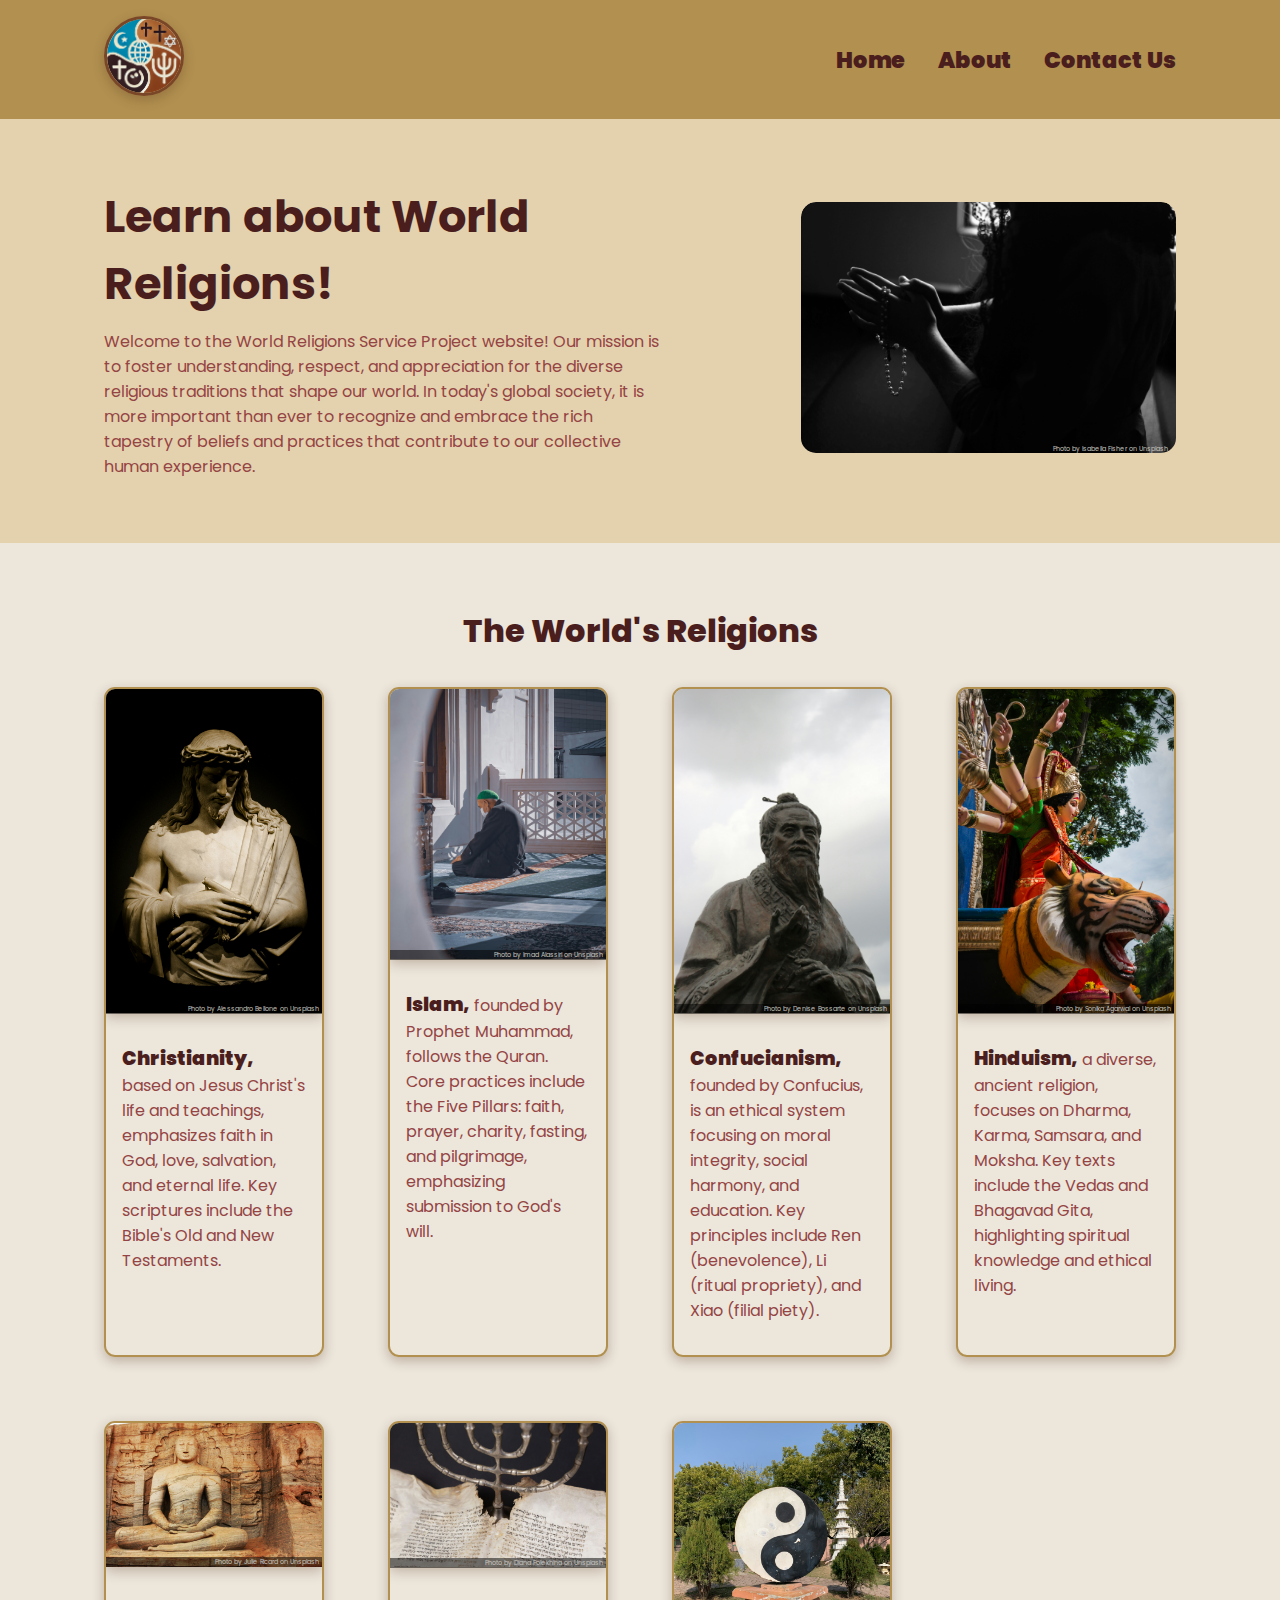
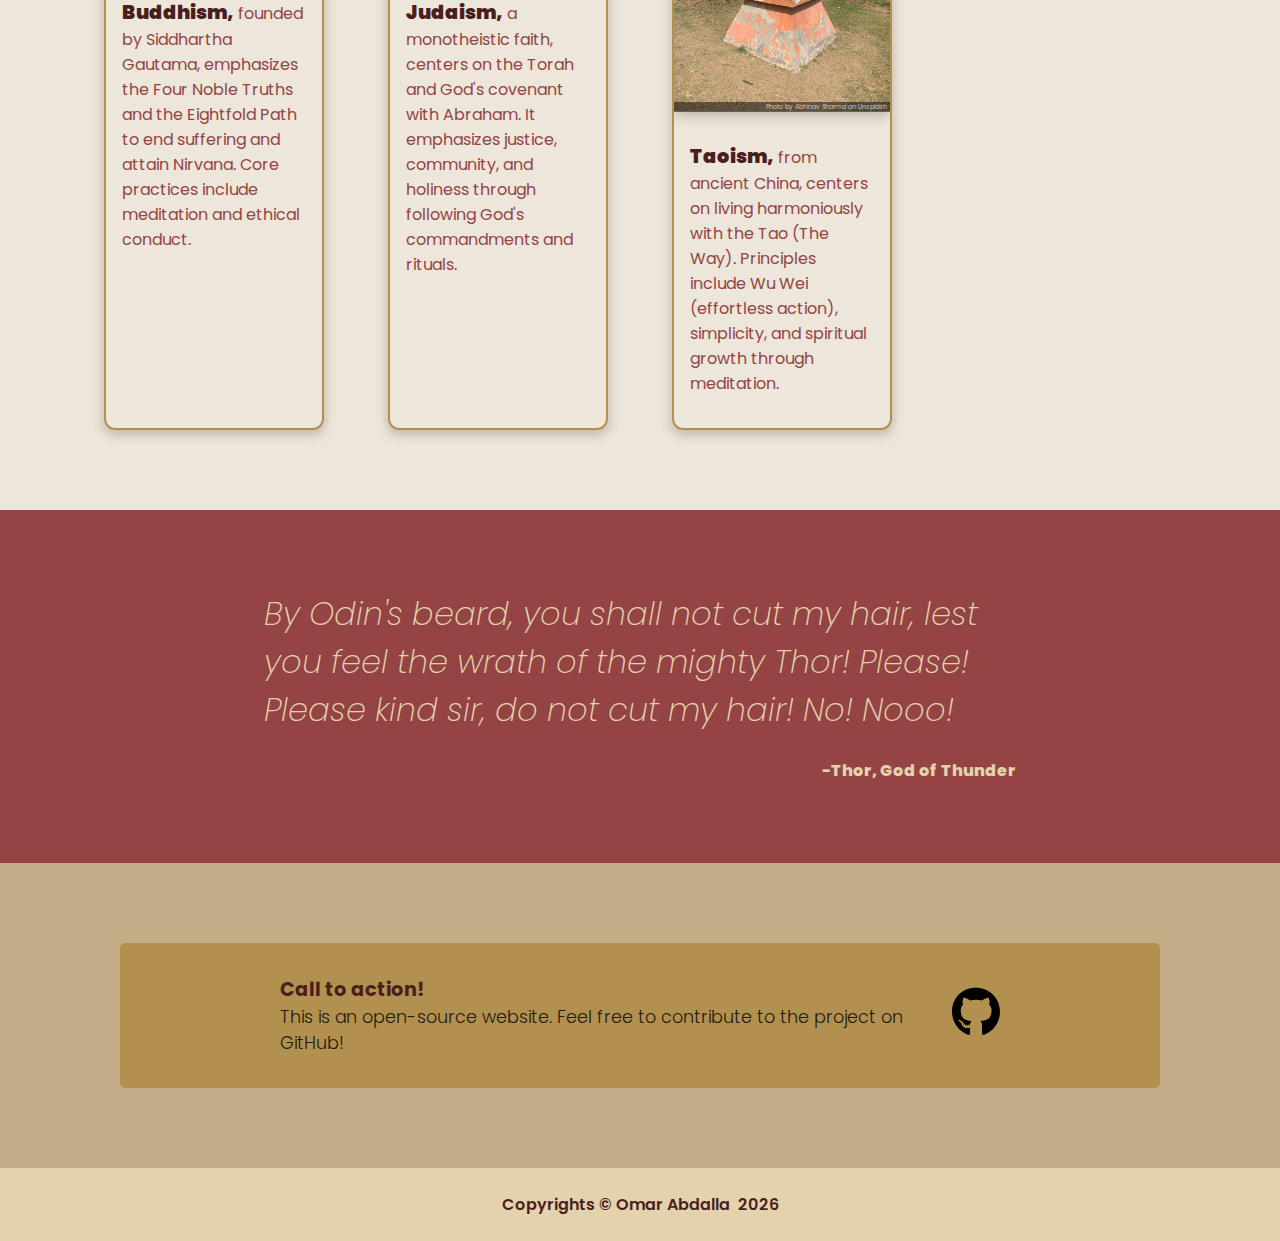
<file: index.html>
<!DOCTYPE html>
<html lang="en">
<head>
    <meta charset="UTF-8">
    <meta name="viewport" content="width=device-width, initial-scale=1.0">
    <title>World Religions</title>
    <link rel="stylesheet" href="./styles/styles.css">
    <link rel="icon" href="./imgs/world_religions_logo.png" type="image/x-icon">
</head>
<body>
    <header class="header" id="header"></header>
    <section class="one">
        <div class="container">
            <div class="hero">
                <h1>Learn about World Religions!</h1>
                <p>Welcome to the World Religions Service Project website! Our mission is to foster understanding, respect, and appreciation for the diverse religious traditions that shape our world. In today's global society, it is more important than ever to recognize and embrace the rich tapestry of beliefs and practices that contribute to our collective human experience.</p>
                <!-- <button>Sign up</button> -->
            </div>
            <div class="img-container">
                <img src="./imgs/isabella-fischer-asEF6J0LZ44-unsplash.jpg" alt="Hands praying">
            </div>
        </div>
    </section>
    <section class="two">
        <div class="container">
            <h2>The World's Religions</h2>
            <div class="cards-container">
                <a href="./religions/christianity.html">
                    <div class="card">
                        <div class="img-container" data-creator="Photo by Alessandro Bellone on Unsplash">
                            <img src="./imgs/alessandro-bellone-rvJBpwEX-1Y-unsplash.jpg" alt="Jesus statue">
                        </div>
                        <p><span>Christianity,</span> based on Jesus Christ's life and teachings, emphasizes faith in God, love, salvation, and eternal life. Key scriptures include the Bible's Old and New Testaments.</p>
                    </div>
                </a>
                <a href="./religions/islam.html">
                    <div class="card">
                        <div class="img-container" data-creator="Photo by Imad Alassiri on Unsplash">
                            <img src="./imgs/imad-alassiry-0161tDc9kjs-unsplash.jpg" alt="Someone praying in a mosque">
                        </div>
                        <p><span>Islam,</span> founded by Prophet Muhammad, follows the Quran. Core practices include the Five Pillars: faith, prayer, charity, fasting, and pilgrimage, emphasizing submission to God's will.</p>
                    </div>
                </a>
                <a href="./religions/confucianism.html">
                    <div class="card">
                        <div class="img-container" data-creator="Photo by Denise Bossarte on Unsplash">
                            <img src="./imgs/denise-bossarte-oWnfNrC1Des-unsplash.jpg" alt="Confucius statue">
                        </div>
                        <p><span>Confucianism,</span> founded by Confucius, is an ethical system focusing on moral integrity, social harmony, and education. Key principles include Ren (benevolence), Li (ritual propriety), and Xiao (filial piety).
                        </p>
                    </div>
                </a>
                <a href="./religions/hinduism.html">
                    <div class="card">
                        <div class="img-container" data-creator="Photo by Sonika Agarwal on Unsplash">
                            <img src="./imgs/sonika-agarwal-PWfWtwSwZdQ-unsplash.jpg" alt="woman in gold and white floral dress wearing gold crown">
                        </div>
                        <p><span>Hinduism,</span> a diverse, ancient religion, focuses on Dharma, Karma, Samsara, and Moksha. Key texts include the Vedas and Bhagavad Gita, highlighting spiritual knowledge and ethical living.</p>
                    </div>
                </a>
                <a href="./religions/buddhism.html">
                    <div class="card">
                        <div class="img-container" data-creator="Photo by Julie Ricard on Unsplash">
                            <img src="./imgs/julie-ricard-RmFX5bxHqCg-unsplash.jpg" alt="Buddha statue">
                        </div>
                        <p><span>Buddhism,</span> founded by Siddhartha Gautama, emphasizes the Four Noble Truths and the Eightfold Path to end suffering and attain Nirvana. Core practices include meditation and ethical conduct.</p>
                    </div>
                </a>
                <a href="./religions/judaism.html">
                    <div class="card">
                        <div class="img-container" data-creator="Photo by Diana Polekhina on Unsplash">
                            <img src="./imgs/diana-polekhina-7a79GN3AZMM-unsplash.jpg" alt="Hebrew text and candlestick">
                        </div>
                        <p><span>Judaism,</span> a monotheistic faith, centers on the Torah and God's covenant with Abraham. It emphasizes justice, community, and holiness through following God's commandments and rituals.</p>
                    </div>
                </a>
                <a href="./religions/taoism.html">
                    <div class="card">
                        <div class="img-container" data-creator="Photo by Abhinav Sharma on Unsplash">
                            <img src="./imgs/abhinav-sharma-vYgjtzcoEDY-unsplash.jpg" alt="Yin yang">
                        </div>
                        <p><span>Taoism,</span> from ancient China, centers on living harmoniously with the Tao (The Way). Principles include Wu Wei (effortless action), simplicity, and spiritual growth through meditation.</p>
                    </div>
                </a>
            </div>
        </div>
    </section>
    <section class="three">
        <div class="container">
            <p class="quote">By Odin's beard, you shall not cut my hair, lest you feel the wrath of the mighty Thor! Please! Please kind sir, do not cut my hair! No! Nooo!</p>
            <span class="author">-Thor, God of Thunder</span>
        </div>
    </section>
    <section class="four">
        <div class="container">
            <div class="action-call">
                <div>
                    <h3>Call to action!</h3>
                    <p>This is an open-source website. Feel free to contribute to the project on GitHub!</p>
                </div>
                <a href="https://github.com/omaression/world-religions.git" target="_blank"><img src="./imgs/github-brands-solid.svg" alt="gihub icon"></a>
            </div>
        </div>
    </section>
    <footer class="footer" id="footer"></footer>
    <script src="./scripts.js"></script>
</body>
</html>
</file>
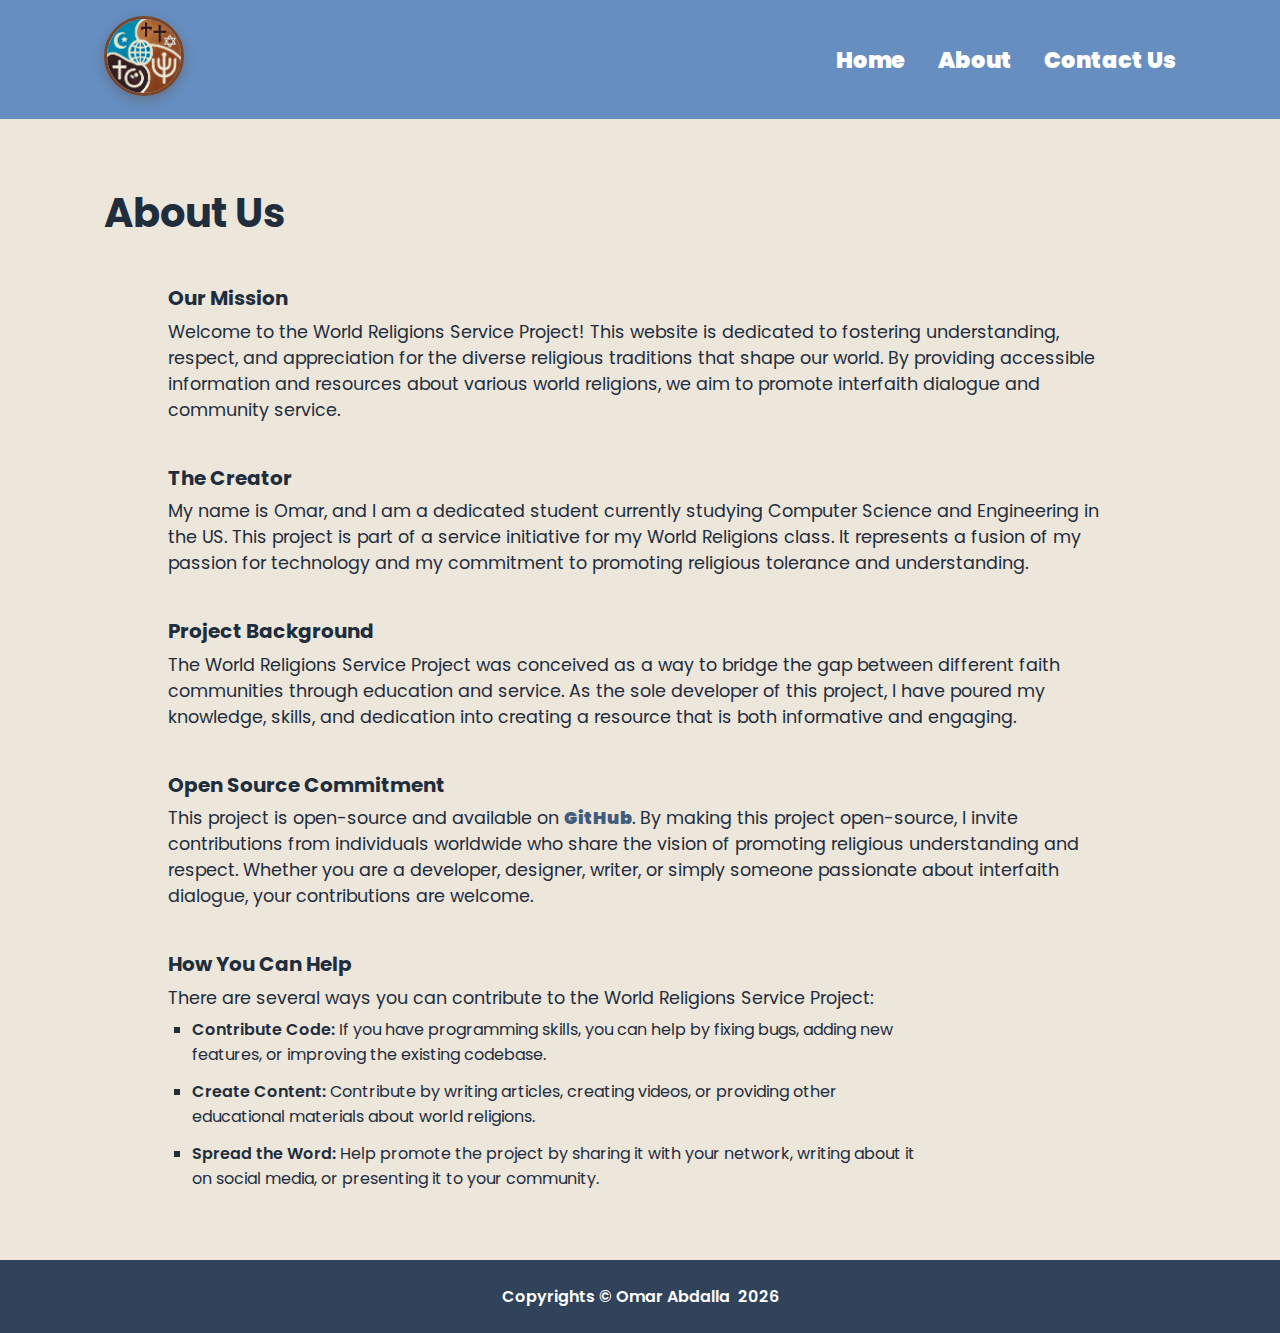
<file: about.html>
<!DOCTYPE html>
<html lang="en">
<head>
    <meta charset="UTF-8">
    <meta name="viewport" content="width=device-width, initial-scale=1.0">
    <title>About</title>
    <link rel="stylesheet" href="./styles/styles.css">
    <link rel="stylesheet" href="./styles/about.css">
</head>
<body>
    <header class="header" id="header"></header>
    <div class="container">
        <div class="content">
            <h1>About Us</h1>
            <section>
                <div class="container">
                    <h2>Our Mission</h2>
                    <p>Welcome to the World Religions Service Project! This website is dedicated to fostering understanding, respect, and appreciation for the diverse religious traditions that shape our world. By providing accessible information and resources about various world religions, we aim to promote interfaith dialogue and community service.</p>
                </div>
            </section>
            <section>
                <div class="container">
                    <h2>The Creator</h2>
                    <p>My name is Omar, and I am a dedicated student currently studying Computer Science and Engineering in the US. This project is part of a service initiative for my World Religions class. It represents a fusion of my passion for technology and my commitment to promoting religious tolerance and understanding.</p>
                </div>
            </section>
            <section>
                <div class="container">
                    <h2>Project Background</h2>
                    <p>The World Religions Service Project was conceived as a way to bridge the gap between different faith communities through education and service. As the sole developer of this project, I have poured my knowledge, skills, and dedication into creating a resource that is both informative and engaging.</p>
                </div>
            </section>
            <section>
                <div class="container">
                    <h2>Open Source Commitment</h2>
                    <p>This project is open-source and available on <a href="https://github.com/omaression/world-religions.git" target="_blank">GitHub</a>. By making this project open-source, I invite contributions from individuals worldwide who share the vision of promoting religious understanding and respect. Whether you are a developer, designer, writer, or simply someone passionate about interfaith dialogue, your contributions are welcome.</p>
                </div>
            </section>
            <section>
                <div class="container">
                    <h2>How You Can Help</h2>
                    <p>There are several ways you can contribute to the World Religions Service Project:
                        <ul>
                            <li><span>Contribute Code:</span> If you have programming skills, you can help by fixing bugs, adding new features, or improving the existing codebase.</li>
                            <li><span>Create Content:</span> Contribute by writing articles, creating videos, or providing other educational materials about world religions.
                            </li>
                            <li><span>Spread the Word:</span> Help promote the project by sharing it with your network, writing about it on social media, or presenting it to your community.</li>
                        </ul>
                    </p>
                </div>
            </section>
        </div>
    </div>
    <footer class="footer" id="footer"></footer>
    <script src="./scripts.js"></script>
</body>
</html>
</file>
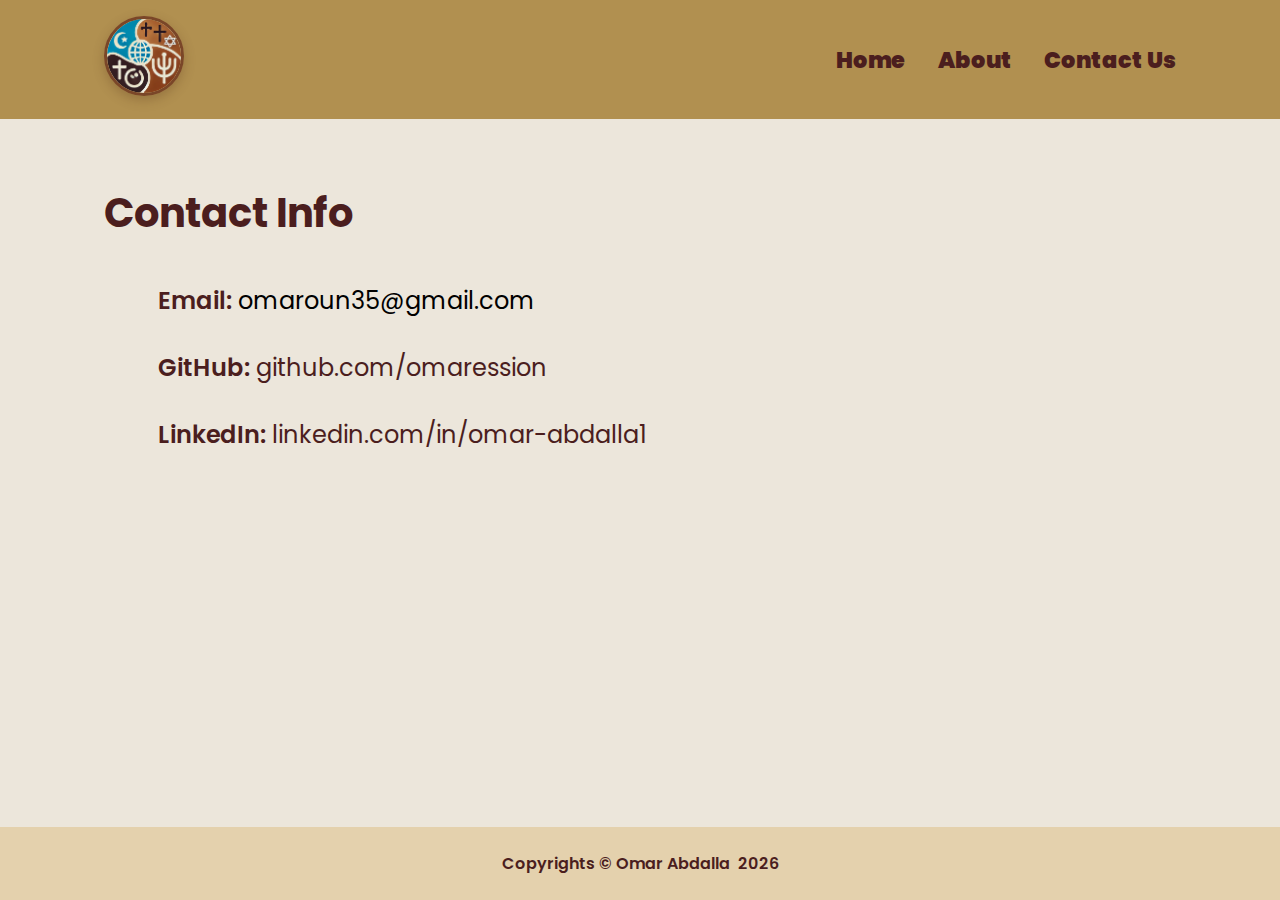
<file: contact.html>
<!DOCTYPE html>
<html lang="en">
<head>
    <meta charset="UTF-8">
    <meta name="viewport" content="width=device-width, initial-scale=1.0">
    <title>Contact Us</title>
    <link rel="stylesheet" href="./styles/styles.css">
    <link rel="stylesheet" href="styles/contact.css">
</head>
<body>
    <header class="header" id="header"></header>
    <section>
        <div class="container">
            <div class="content">
                <h1>Contact Info</h1>
                <ul>
                    <li><span>Email:</span> omaroun35@gmail.com</li>
                    <li><span>GitHub:</span> <a href="https://github.com/omaression/">github.com/omaression</a></li>
                    <li><span>LinkedIn:</span> <a href="https://www.linkedin.com/in/omar-abdalla1/">linkedin.com/in/omar-abdalla1</a></li>
                </ul>
            </div>
        </div>
    </section>
    <footer class="footer" id="footer"></footer>
    <script src="./scripts.js"></script>
</body>
</html>
</file>
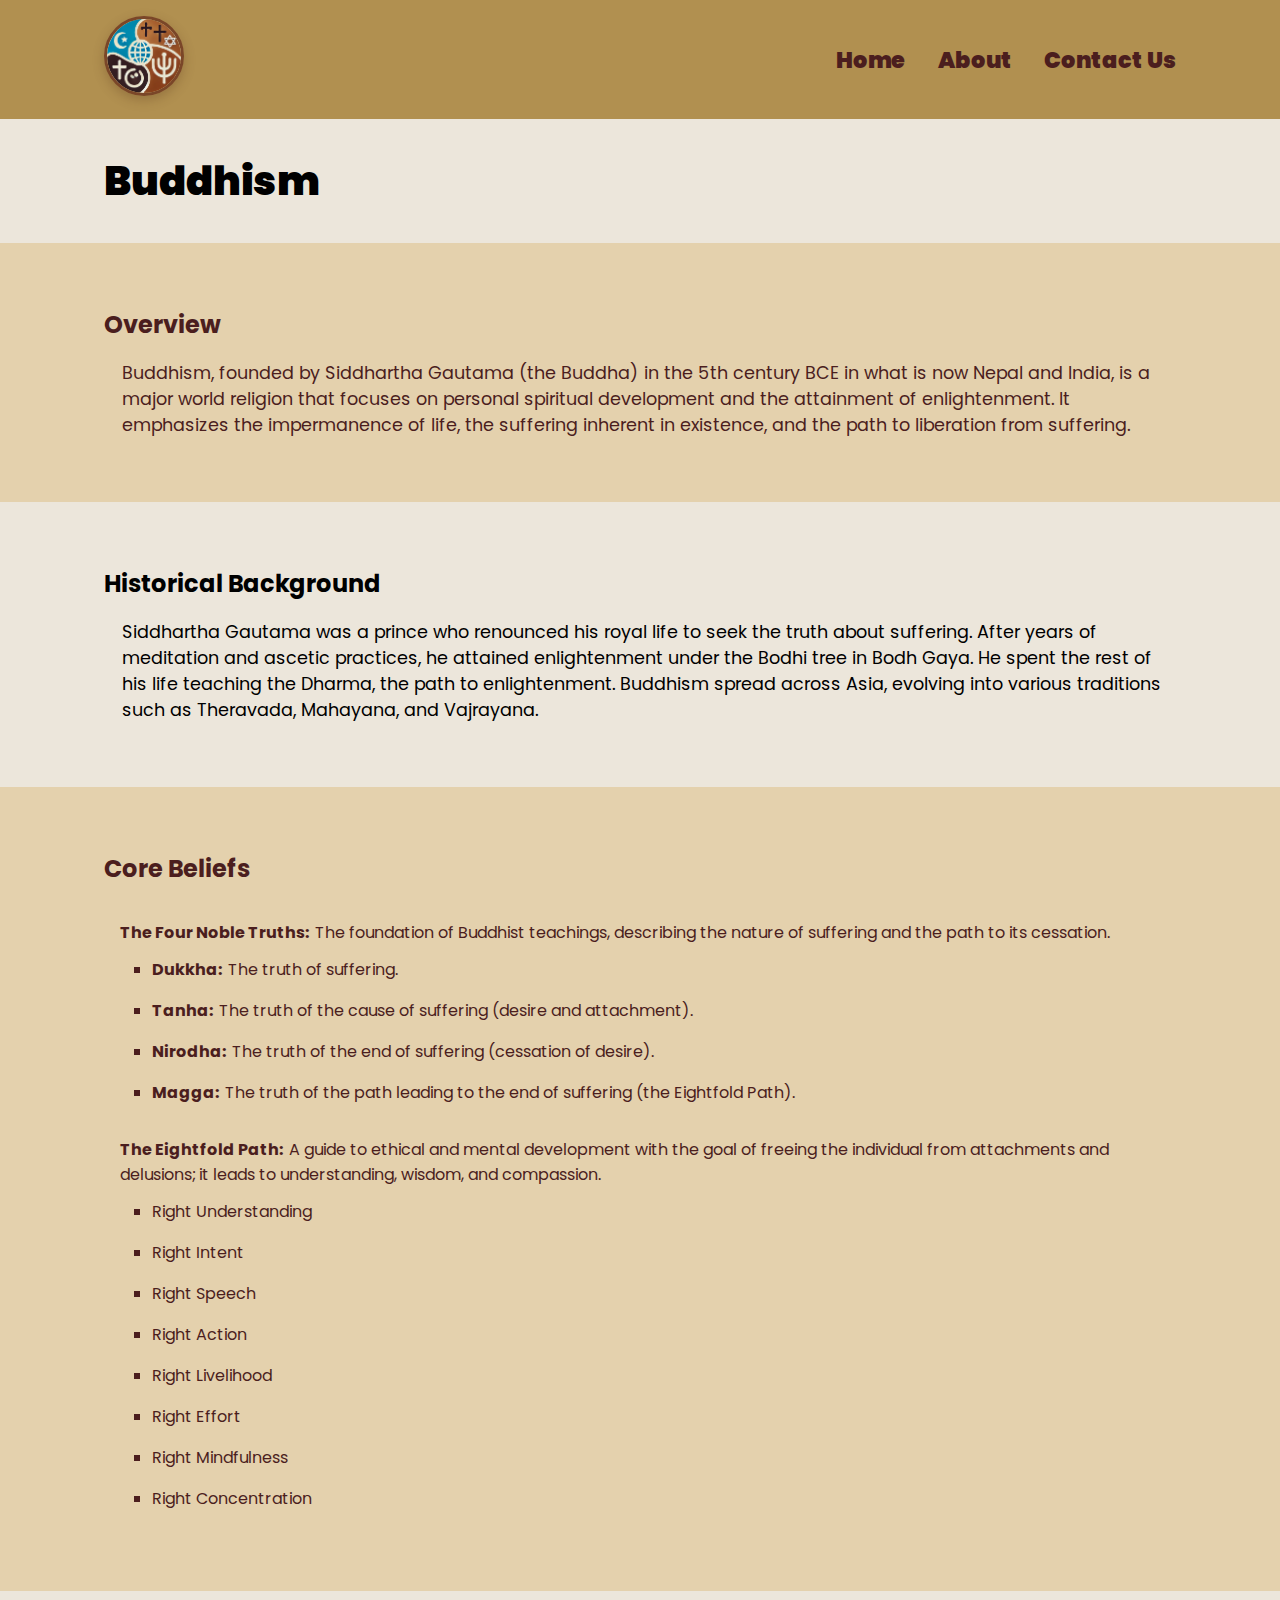
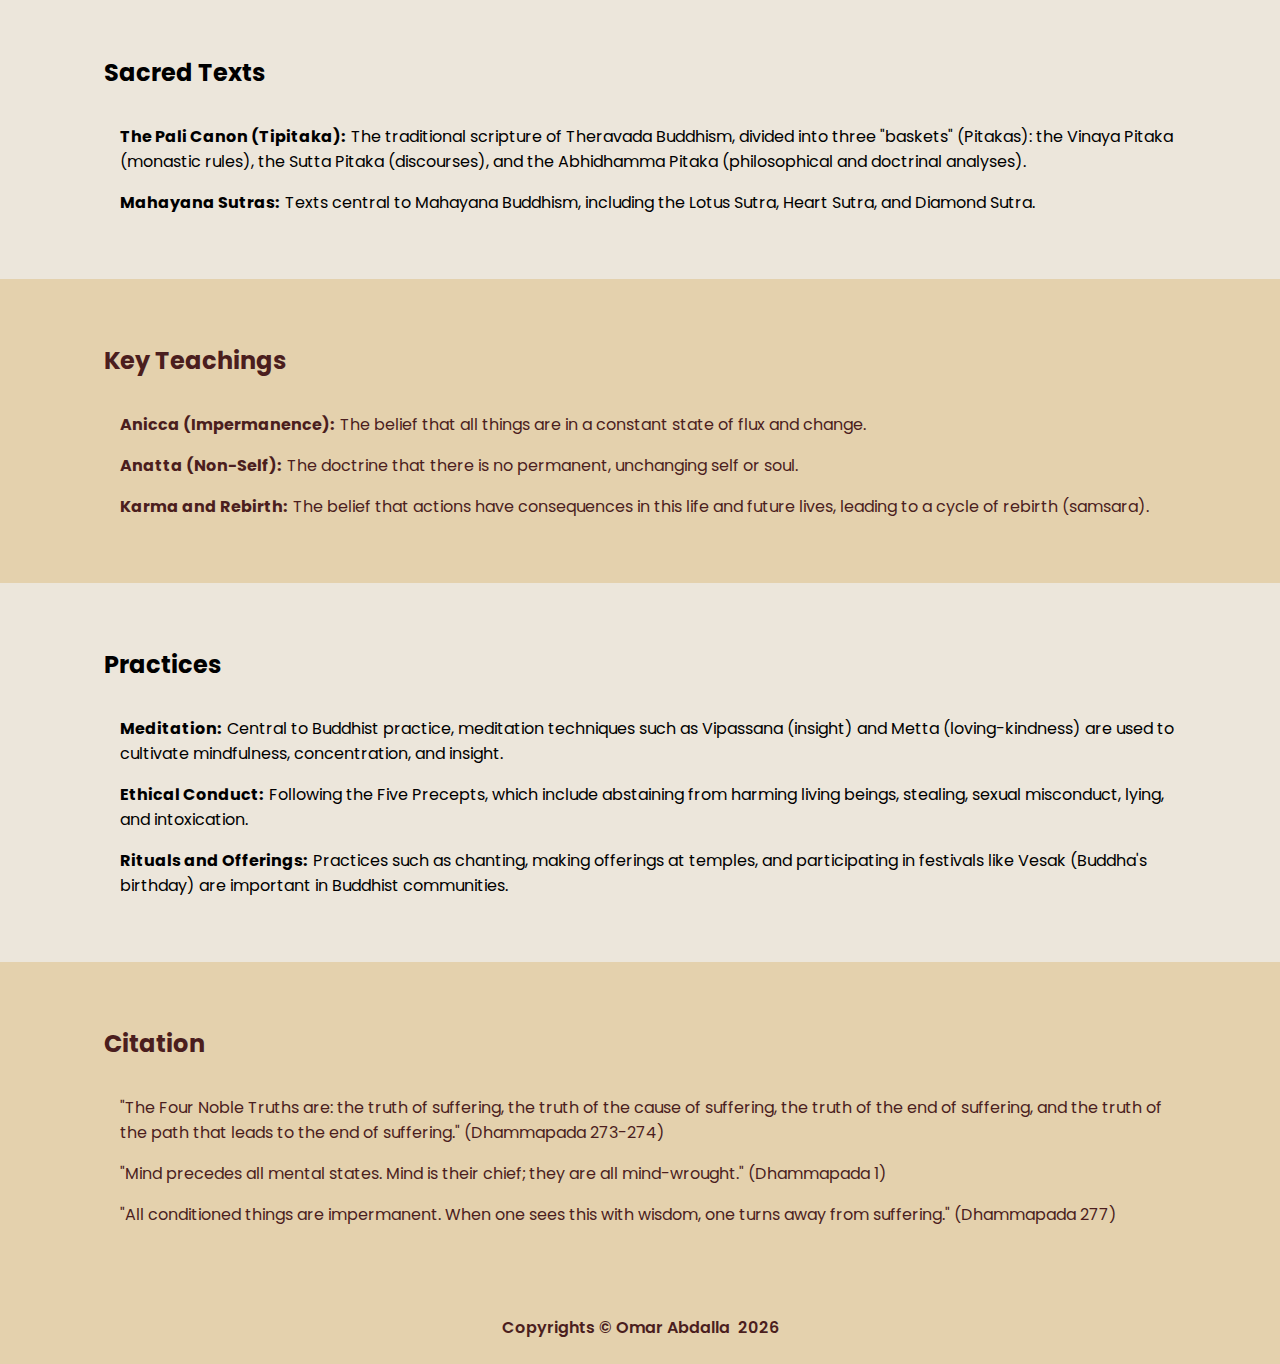
<file: religions/buddhism.html>
<!DOCTYPE html>
<html lang="en">
<head>
    <meta charset="UTF-8">
    <meta name="viewport" content="width=device-width, initial-scale=1.0">
    <title>Religions - Buddhism</title>
    <link rel="stylesheet" href="./../styles/styles.css">
    <link rel="stylesheet" href="./../styles/religions.css">
    <link rel="icon" href="./../imgs/world_religions_logo.png" type="image/x-icon">
</head>
<body>
    <header class="header" id="header"></header>
    <div class="content">
        <div class="out-of-container">
            <div class="container title-container">
                <h1 class="title">Buddhism</h1>
            </div>
        </div>
        <section class="overview">
            <div class="container">
                <h2>Overview</h2>
                <p>Buddhism, founded by Siddhartha Gautama (the Buddha) in the 5th century BCE in what is now Nepal and India, is a major world religion that focuses on personal spiritual development and the attainment of enlightenment. It emphasizes the impermanence of life, the suffering inherent in existence, and the path to liberation from suffering.</p>
            </div>
        </section>
        <section class="history">
            <div class="container">
                <h2>Historical Background</h2>
                <p>Siddhartha Gautama was a prince who renounced his royal life to seek the truth about suffering. After years of meditation and ascetic practices, he attained enlightenment under the Bodhi tree in Bodh Gaya. He spent the rest of his life teaching the Dharma, the path to enlightenment. Buddhism spread across Asia, evolving into various traditions such as Theravada, Mahayana, and Vajrayana.</p>
            </div>
        </section>
        <section class="core">
            <div class="container">
                <h2>Core Beliefs</h2>
                <ul>
                    <li><span>The Four Noble Truths:</span>The foundation of Buddhist teachings, describing the nature of suffering and the path to its cessation.<ul>
                        <li><span>Dukkha:</span>The truth of suffering.</li>
                        <li><span>Tanha:</span>The truth of the cause of suffering (desire and attachment).</li>
                        <li><span>Nirodha:</span>The truth of the end of suffering (cessation of desire).</li>
                        <li><span>Magga:</span>The truth of the path leading to the end of suffering (the Eightfold Path).</li>
                    </ul></li>
                    <li><span>The Eightfold Path:</span>A guide to ethical and mental development with the goal of freeing the individual from attachments and delusions; it leads to understanding, wisdom, and compassion.<ul>
                        <li>Right Understanding</li>
                        <li>Right Intent</li>
                        <li>Right Speech</li>
                        <li>Right Action</li>
                        <li>Right Livelihood</li>
                        <li>Right Effort</li>
                        <li>Right Mindfulness</li>
                        <li>Right Concentration</li>
                    </ul></li>
                </ul>
            </div>
        </section>
        <section class="sacred">
            <div class="container">
                <h2>Sacred Texts</h2>
                <ul>
                    <li><span>The Pali Canon (Tipitaka):</span>The traditional scripture of Theravada Buddhism, divided into three "baskets" (Pitakas): the Vinaya Pitaka (monastic rules), the Sutta Pitaka (discourses), and the Abhidhamma Pitaka (philosophical and doctrinal analyses).</li>
                    <li><span>Mahayana Sutras:</span>Texts central to Mahayana Buddhism, including the Lotus Sutra, Heart Sutra, and Diamond Sutra.</li>
                </ul>
            </div>
        </section>
        <section class="teachings">
            <div class="container">
                <h2>Key Teachings</h2>
                <ul>
                    <li><span>Anicca (Impermanence):</span>The belief that all things are in a constant state of flux and change.</li>
                    <li><span>Anatta (Non-Self):</span>The doctrine that there is no permanent, unchanging self or soul.</li>
                    <li><span>Karma and Rebirth:</span>The belief that actions have consequences in this life and future lives, leading to a cycle of rebirth (samsara).</li>
                </ul>
            </div>
        </section>
        <section class="practices">
            <div class="container">
                <h2>Practices</h2>
                <ul>
                    <li><span>Meditation:</span>Central to Buddhist practice, meditation techniques such as Vipassana (insight) and Metta (loving-kindness) are used to cultivate mindfulness, concentration, and insight.</li>
                    <li><span>Ethical Conduct:</span>Following the Five Precepts, which include abstaining from harming living beings, stealing, sexual misconduct, lying, and intoxication.</li>
                    <li><span>Rituals and Offerings:</span>Practices such as chanting, making offerings at temples, and participating in festivals like Vesak (Buddha's birthday) are important in Buddhist communities.</li>
                </ul>
            </div>
        </section>
        <section class="citations">
            <div class="container">
                <h2>Citation</h2>
                <ul>
                    <li>"The Four Noble Truths are: the truth of suffering, the truth of the cause of suffering, the truth of the end of suffering, and the truth of the path that leads to the end of suffering." (Dhammapada 273-274)</li>
                    <li>"Mind precedes all mental states. Mind is their chief; they are all mind-wrought." (Dhammapada 1)</li>
                    <li>"All conditioned things are impermanent. When one sees this with wisdom, one turns away from suffering." (Dhammapada 277)</li>
                </ul>
            </div>
        </section>
    </div>
    <footer class="footer" id="footer"></footer>
    <script src="./../scripts.js"></script>
</body>
</html>
</file>
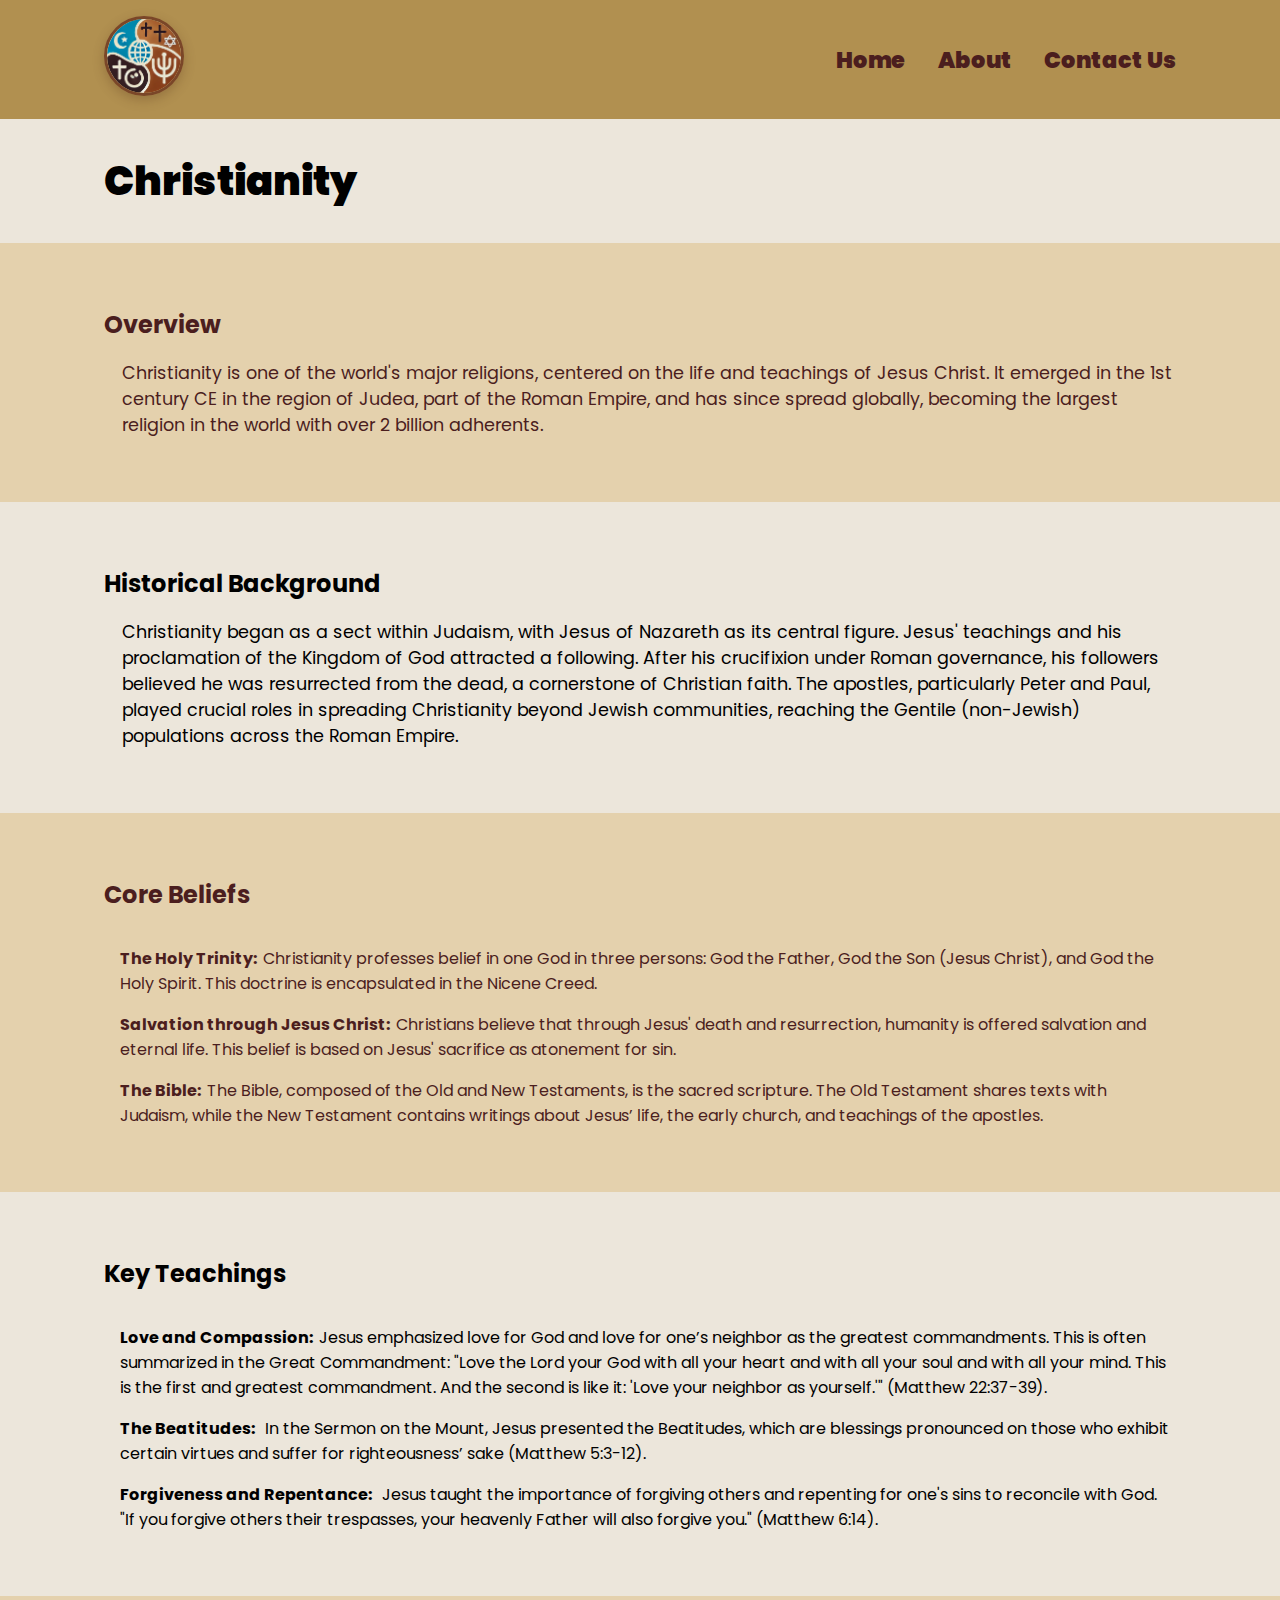
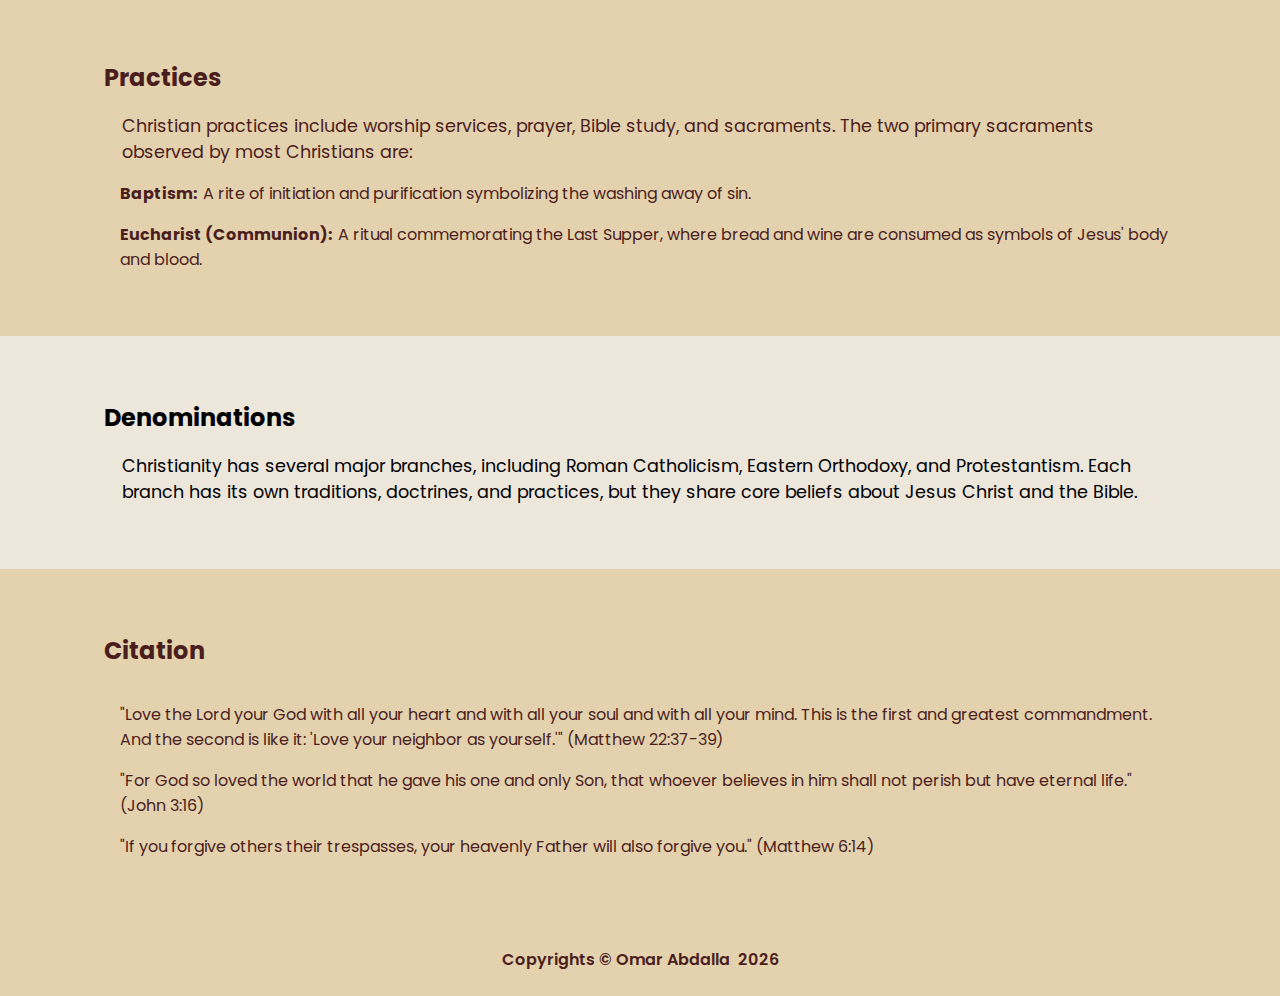
<file: religions/christianity.html>
<!DOCTYPE html>
<html lang="en">
<head>
    <meta charset="UTF-8">
    <meta name="viewport" content="width=device-width, initial-scale=1.0">
    <title>Religions - Christianity</title>
    <link rel="stylesheet" href="./../styles/styles.css">
    <link rel="stylesheet" href="./../styles/religions.css">
    <link rel="icon" href="./../imgs/world_religions_logo.png" type="image/x-icon">
</head>
<body>
    <header class="header" id="header"></header>
    <div class="content">
        <div class="out-of-container">
            <div class="container title-container">
                <h1 class="title">Christianity</h1>
            </div>
        </div>
        <section class="overview">
            <div class="container">
                <h2>Overview</h2>
                <p>Christianity is one of the world's major religions, centered on the life and teachings of Jesus Christ. It emerged in the 1st century CE in the region of Judea, part of the Roman Empire, and has since spread globally, becoming the largest religion in the world with over 2 billion adherents.</p>
            </div>
        </section>
        <section class="history">
            <div class="container">
                <h2>Historical Background</h2>
                <p>Christianity began as a sect within Judaism, with Jesus of Nazareth as its central figure. Jesus' teachings and his proclamation of the Kingdom of God attracted a following. After his crucifixion under Roman governance, his followers believed he was resurrected from the dead, a cornerstone of Christian faith. The apostles, particularly Peter and Paul, played crucial roles in spreading Christianity beyond Jewish communities, reaching the Gentile (non-Jewish) populations across the Roman Empire.</p>
            </div>
        </section>
        <section class="core">
            <div class="container">
                <h2>Core Beliefs</h2>
                <ul>
                    <li><span>The Holy Trinity:</span>Christianity professes belief in one God in three persons: God the Father, God the Son (Jesus Christ), and God the Holy Spirit. This doctrine is encapsulated in the Nicene Creed.</li>
                    <li><span>Salvation through Jesus Christ:</span>Christians believe that through Jesus' death and resurrection, humanity is offered salvation and eternal life. This belief is based on Jesus' sacrifice as atonement for sin.</li>
                    <li><span>The Bible:</span>The Bible, composed of the Old and New Testaments, is the sacred scripture. The Old Testament shares texts with Judaism, while the New Testament contains writings about Jesus’ life, the early church, and teachings of the apostles.</li>
                </ul>
            </div>
        </section>
        <section class="teachings">
            <div class="container">
                <h2>Key Teachings</h2>
                <ul>
                    <li><span>Love and Compassion:</span>Jesus emphasized love for God and love for one’s neighbor as the greatest commandments. This is often summarized in the Great Commandment: "Love the Lord your God with all your heart and with all your soul and with all your mind. This is the first and greatest commandment. And the second is like it: 'Love your neighbor as yourself.'" (Matthew 22:37-39).</li>
                    <li><span>The Beatitudes:</span> In the Sermon on the Mount, Jesus presented the Beatitudes, which are blessings pronounced on those who exhibit certain virtues and suffer for righteousness’ sake (Matthew 5:3-12).</li>
                    <li><span>Forgiveness and Repentance:</span> Jesus taught the importance of forgiving others and repenting for one's sins to reconcile with God. "If you forgive others their trespasses, your heavenly Father will also forgive you." (Matthew 6:14).</li>
                </ul>
            </div>
        </section>
        <section class="practices">
            <div class="container">
                <h2>Practices</h2>
                <p>Christian practices include worship services, prayer, Bible study, and sacraments. The two primary sacraments observed by most Christians are:</p>
                <ul>
                    <li><span>Baptism:</span>A rite of initiation and purification symbolizing the washing away of sin.</li>
                    <li><span>Eucharist (Communion):</span>A ritual commemorating the Last Supper, where bread and wine are consumed as symbols of Jesus' body and blood.</li>
                </ul>
            </div>
        </section>
        <section class="denominations">
            <div class="container">
                <h2>Denominations</h2>
                <p>Christianity has several major branches, including Roman Catholicism, Eastern Orthodoxy, and Protestantism. Each branch has its own traditions, doctrines, and practices, but they share core beliefs about Jesus Christ and the Bible.</p>
            </div>
        </section>
        <section class="citations">
            <div class="container">
                <h2>Citation</h2>
                <ul>
                    <li>"Love the Lord your God with all your heart and with all your soul and with all your mind. This is the first and greatest commandment. And the second is like it: 'Love your neighbor as yourself.'" (Matthew 22:37-39)</li>
                    <li>"For God so loved the world that he gave his one and only Son, that whoever believes in him shall not perish but have eternal life." (John 3:16)</li>
                    <li>"If you forgive others their trespasses, your heavenly Father will also forgive you." (Matthew 6:14)</li>
                </ul>
            </div>
        </section>
    </div>
    <footer class="footer" id="footer"></footer>
    <script src="./../scripts.js"></script>
</body>
</html>
</file>
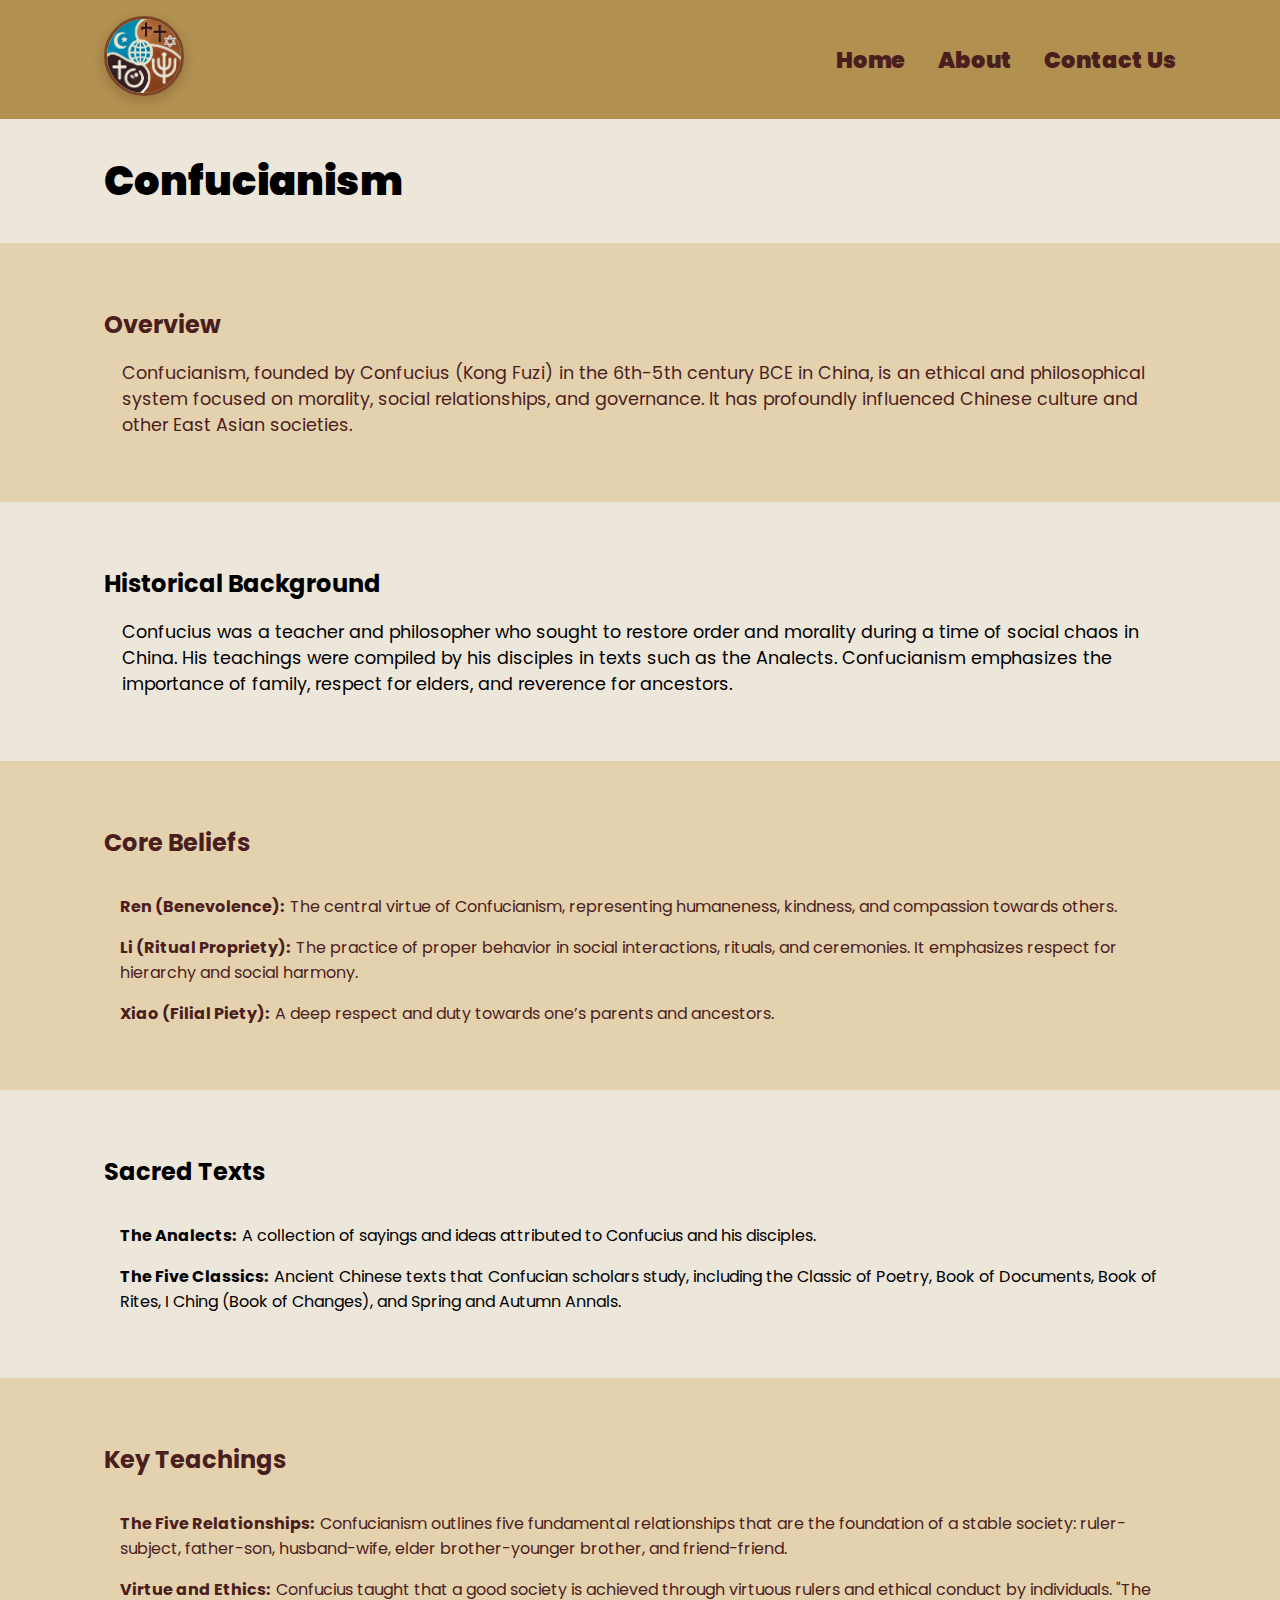
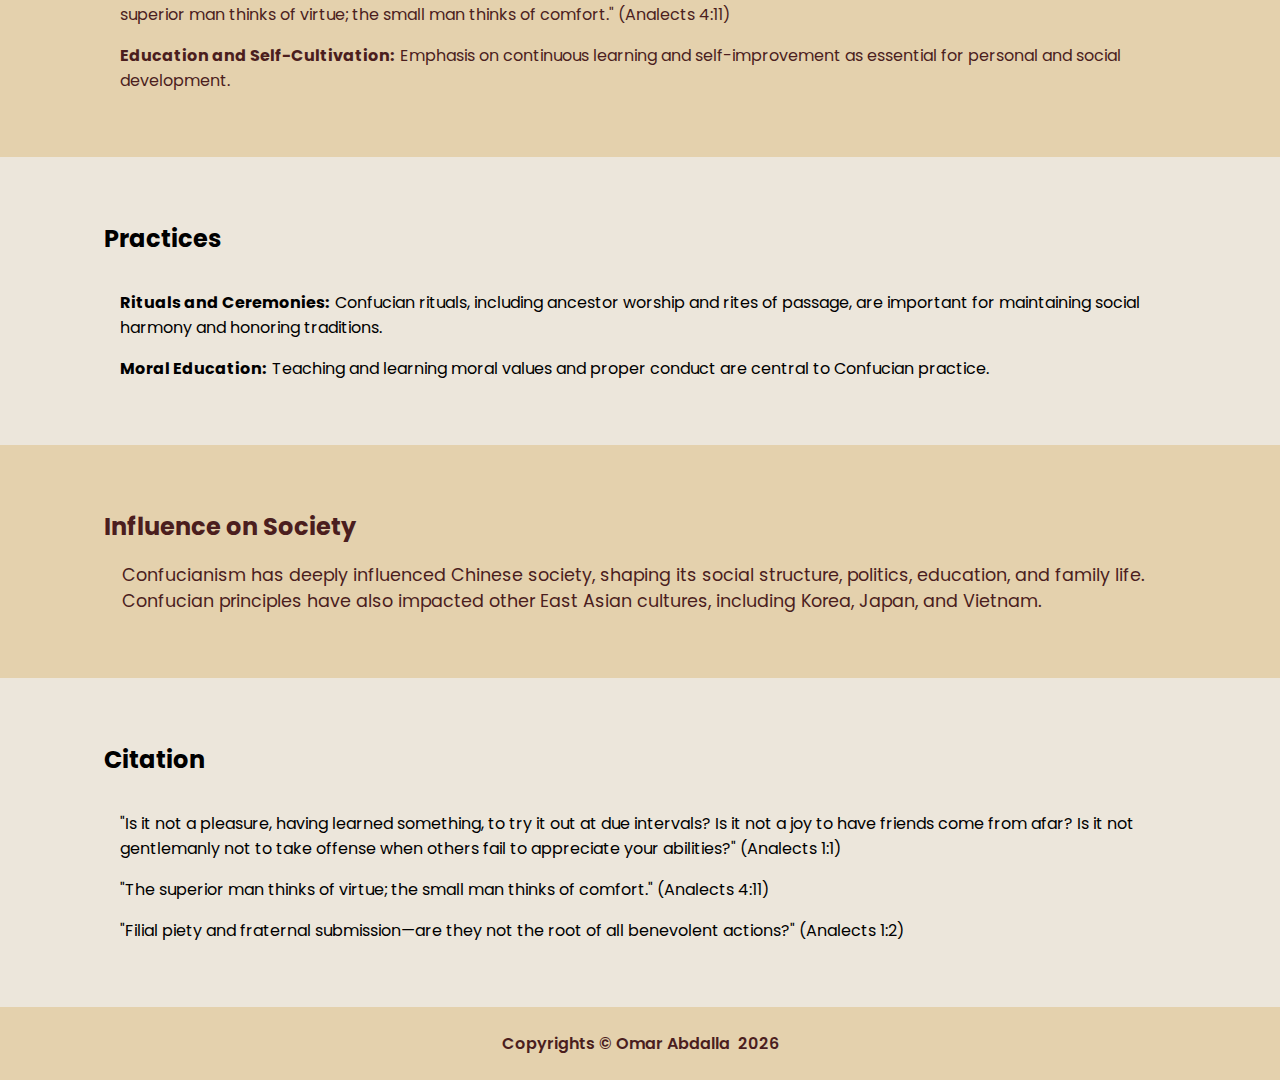
<file: religions/confucianism.html>
<!DOCTYPE html>
<html lang="en">
<head>
    <meta charset="UTF-8">
    <meta name="viewport" content="width=device-width, initial-scale=1.0">
    <title>Religions - Confucianism</title>
    <link rel="stylesheet" href="./../styles/styles.css">
    <link rel="stylesheet" href="./../styles/religions.css">
    <link rel="icon" href="./../imgs/world_religions_logo.png" type="image/x-icon">
</head>
<body>
    <header class="header" id="header"></header>
    <div class="content">
        <div class="out-of-container">
            <div class="container title-container">
                <h1 class="title">Confucianism</h1>
            </div>
        </div>
        <section class="overview">
            <div class="container">
                <h2>Overview</h2>
                <p>Confucianism, founded by Confucius (Kong Fuzi) in the 6th-5th century BCE in China, is an ethical and philosophical system focused on morality, social relationships, and governance. It has profoundly influenced Chinese culture and other East Asian societies.</p>
            </div>
        </section>
        <section class="history">
            <div class="container">
                <h2>Historical Background</h2>
                <p>Confucius was a teacher and philosopher who sought to restore order and morality during a time of social chaos in China. His teachings were compiled by his disciples in texts such as the Analects. Confucianism emphasizes the importance of family, respect for elders, and reverence for ancestors.
                </p>
            </div>
        </section>
        <section class="core">
            <div class="container">
                <h2>Core Beliefs
                </h2>
                <ul>
                    <li><span>Ren (Benevolence):</span>The central virtue of Confucianism, representing humaneness, kindness, and compassion towards others.</li>
                    <li><span>Li (Ritual Propriety):</span>The practice of proper behavior in social interactions, rituals, and ceremonies. It emphasizes respect for hierarchy and social harmony.</li>
                    <li><span>Xiao (Filial Piety):</span>A deep respect and duty towards one’s parents and ancestors.</li>
                </ul>
            </div>
        </section>
        <section class="sacred">
            <div class="container">
                <h2>Sacred Texts</h2>
                <ul>
                    <li><span>The Analects:</span>A collection of sayings and ideas attributed to Confucius and his disciples.</li>
                    <li><span>The Five Classics:</span>Ancient Chinese texts that Confucian scholars study, including the Classic of Poetry, Book of Documents, Book of Rites, I Ching (Book of Changes), and Spring and Autumn Annals.</li>
                </ul>
            </div>
        </section>
        <section class="teachings">
            <div class="container">
                <h2>Key Teachings</h2>
                <ul>
                    <li><span>The Five Relationships:</span>Confucianism outlines five fundamental relationships that are the foundation of a stable society: ruler-subject, father-son, husband-wife, elder brother-younger brother, and friend-friend.
                    </li>
                    <li><span>Virtue and Ethics:</span>Confucius taught that a good society is achieved through virtuous rulers and ethical conduct by individuals. "The superior man thinks of virtue; the small man thinks of comfort." (Analects 4:11)</li>
                    <li><span>Education and Self-Cultivation:</span>Emphasis on continuous learning and self-improvement as essential for personal and social development.</li>
                </ul>
            </div>
        </section>
        <section class="practices">
            <div class="container">
                <h2>Practices</h2>
                <ul>
                    <li><span>Rituals and Ceremonies:</span>Confucian rituals, including ancestor worship and rites of passage, are important for maintaining social harmony and honoring traditions.</li>
                    <li><span>Moral Education:</span>Teaching and learning moral values and proper conduct are central to Confucian practice.</li>
                </ul>
            </div>
        </section>
        <section class="influence">
            <div class="container">
                <h2>Influence on Society</h2>
                <p>Confucianism has deeply influenced Chinese society, shaping its social structure, politics, education, and family life. Confucian principles have also impacted other East Asian cultures, including Korea, Japan, and Vietnam.</p>
            </div>
        </section>
        <section class="citations">
            <div class="container">
                <h2>Citation</h2>
                <ul>
                    <li>"Is it not a pleasure, having learned something, to try it out at due intervals? Is it not a joy to have friends come from afar? Is it not gentlemanly not to take offense when others fail to appreciate your abilities?" (Analects 1:1)</li>
                    <li>"The superior man thinks of virtue; the small man thinks of comfort." (Analects 4:11)</li>
                    <li>"Filial piety and fraternal submission—are they not the root of all benevolent actions?" (Analects 1:2)</li>
                </ul>
            </div>
        </section>
    </div>
    <footer class="footer" id="footer"></footer>
    <script src="./../scripts.js"></script>
</body>
</html>
</file>
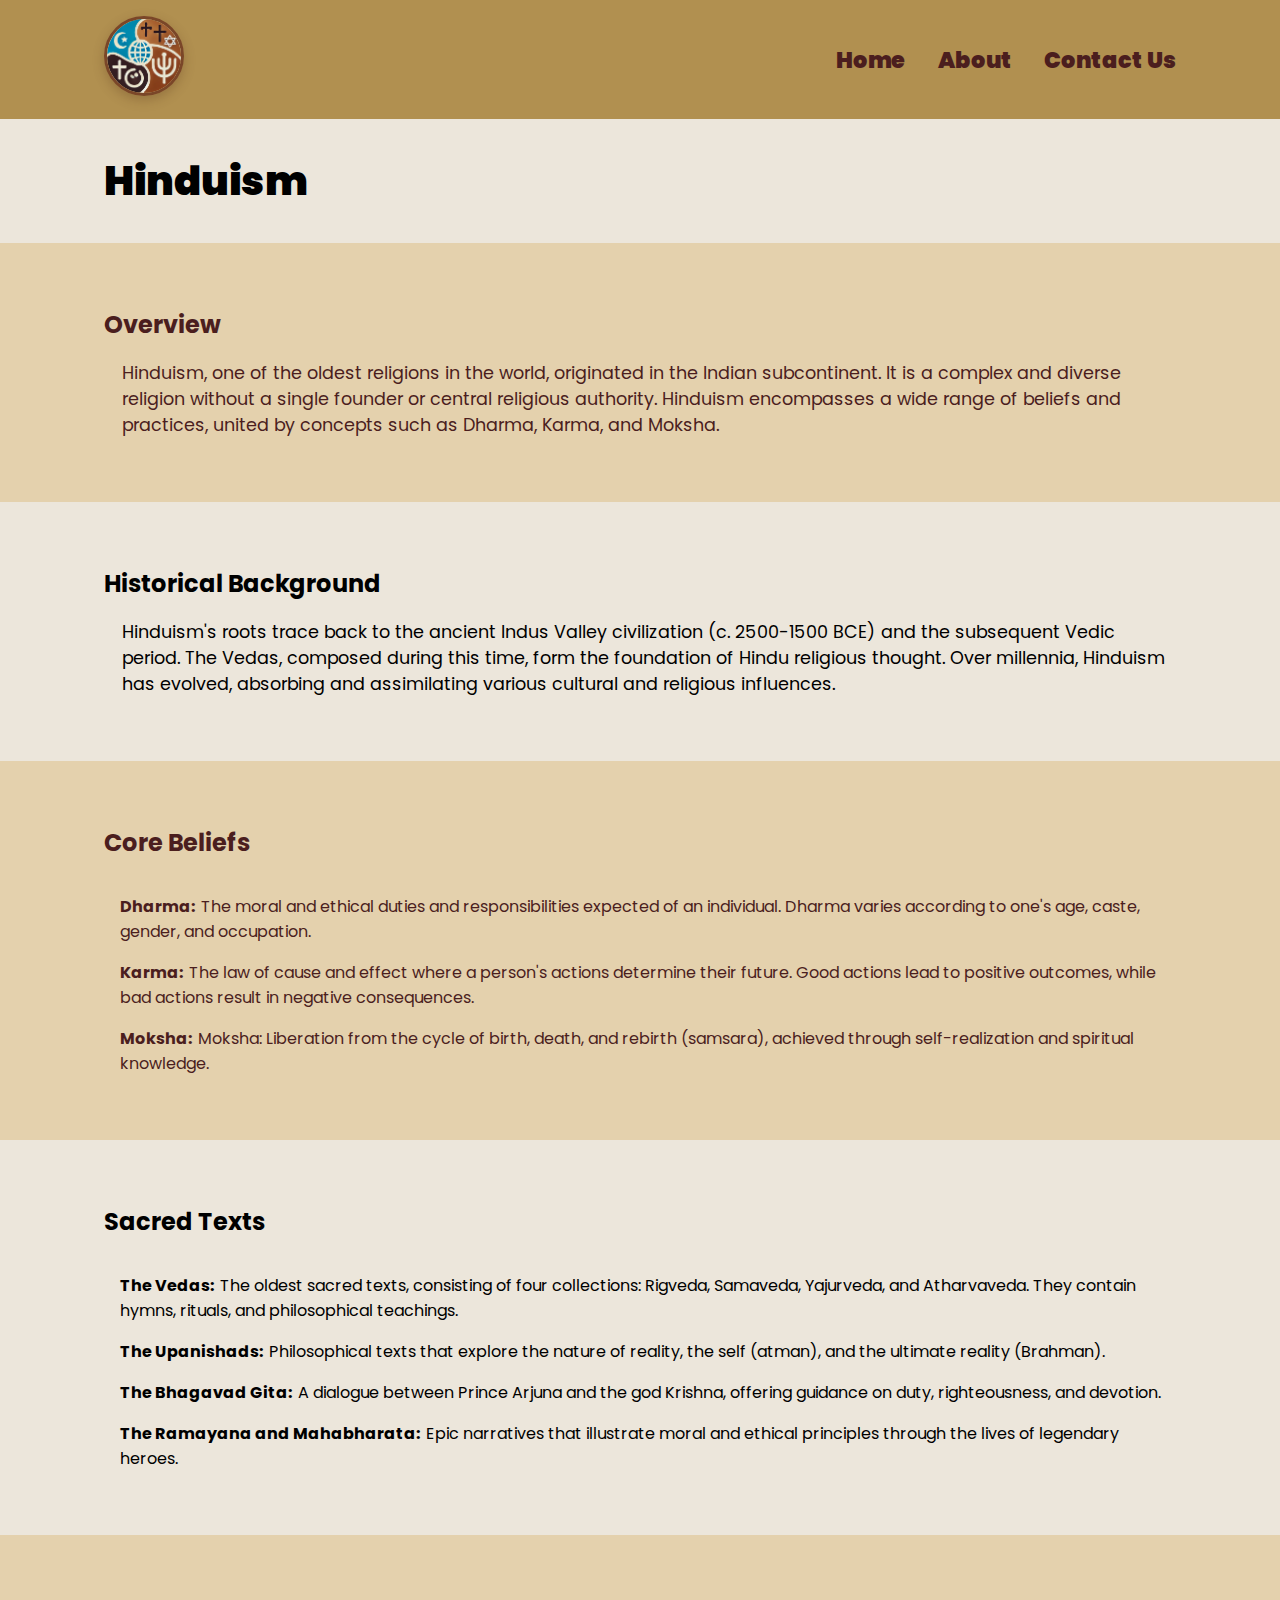
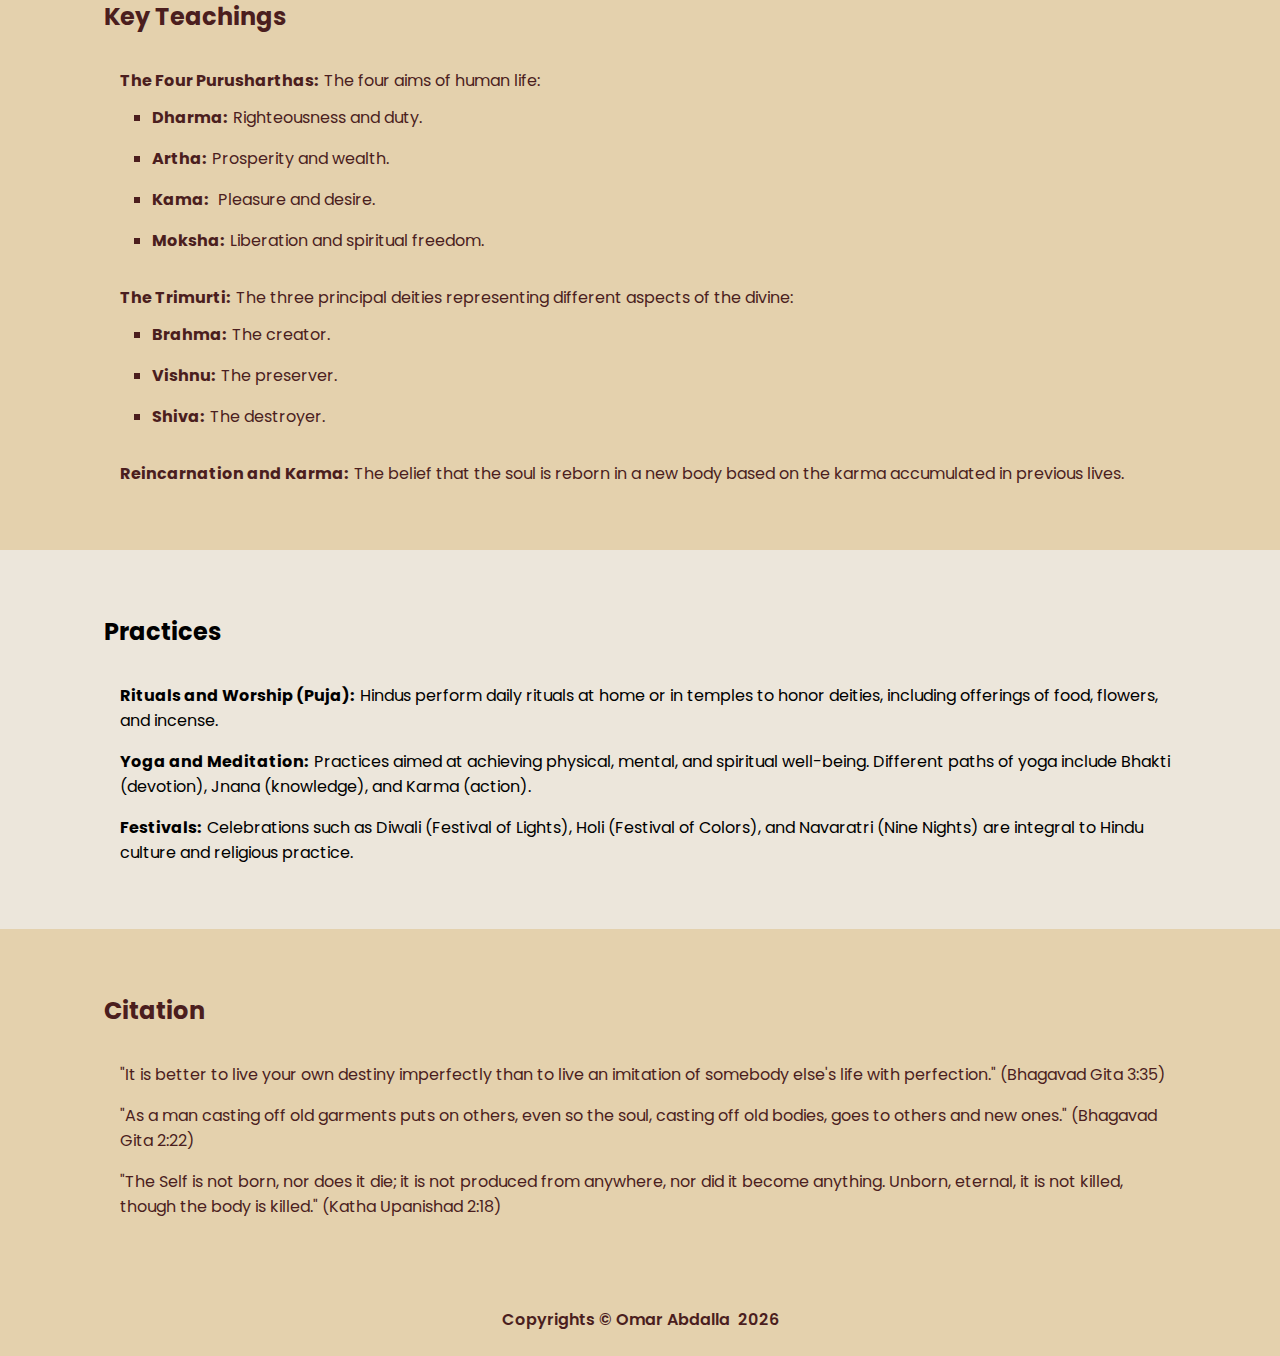
<file: religions/hinduism.html>
<!DOCTYPE html>
<html lang="en">
<head>
    <meta charset="UTF-8">
    <meta name="viewport" content="width=device-width, initial-scale=1.0">
    <title>Religions - Hinduism</title>
    <link rel="stylesheet" href="./../styles/styles.css">
    <link rel="stylesheet" href="./../styles/religions.css">
    <link rel="icon" href="./../imgs/world_religions_logo.png" type="image/x-icon">
</head>
<body>
    <header class="header" id="header"></header>
    <div class="content">
        <div class="out-of-container">
            <div class="container title-container">
                <h1 class="title">Hinduism</h1>
            </div>
        </div>
        <section class="overview">
            <div class="container">
                <h2>Overview</h2>
                <p>Hinduism, one of the oldest religions in the world, originated in the Indian subcontinent. It is a complex and diverse religion without a single founder or central religious authority. Hinduism encompasses a wide range of beliefs and practices, united by concepts such as Dharma, Karma, and Moksha.</p>
            </div>
        </section>
        <section class="history">
            <div class="container">
                <h2>Historical Background</h2>
                <p>Hinduism's roots trace back to the ancient Indus Valley civilization (c. 2500-1500 BCE) and the subsequent Vedic period. The Vedas, composed during this time, form the foundation of Hindu religious thought. Over millennia, Hinduism has evolved, absorbing and assimilating various cultural and religious influences.</p>
            </div>
        </section>
        <section class="core">
            <div class="container">
                <h2>Core Beliefs</h2>
                <ul>
                    <li><span>Dharma:</span>The moral and ethical duties and responsibilities expected of an individual. Dharma varies according to one's age, caste, gender, and occupation.</li>
                    <li><span>Karma:</span>The law of cause and effect where a person's actions determine their future. Good actions lead to positive outcomes, while bad actions result in negative consequences.</li>
                    <li><span>Moksha:</span>Moksha: Liberation from the cycle of birth, death, and rebirth (samsara), achieved through self-realization and spiritual knowledge.</li>
                </ul>
            </div>
        </section>
        <section class="sacred">
            <div class="container">
                <h2>Sacred Texts</h2>
                <ul>
                    <li><span>The Vedas:</span>The oldest sacred texts, consisting of four collections: Rigveda, Samaveda, Yajurveda, and Atharvaveda. They contain hymns, rituals, and philosophical teachings.</li>
                    <li><span>The Upanishads:</span>Philosophical texts that explore the nature of reality, the self (atman), and the ultimate reality (Brahman).</li>
                    <li><span>The Bhagavad Gita:</span>A dialogue between Prince Arjuna and the god Krishna, offering guidance on duty, righteousness, and devotion.</li>
                    <li><span>The Ramayana and Mahabharata:</span>Epic narratives that illustrate moral and ethical principles through the lives of legendary heroes.</li>
                </ul>
            </div>
        </section>
        <section class="teachings">
            <div class="container">
                <h2>Key Teachings</h2>
                <ul>
                    <li><span>The Four Purusharthas:</span>The four aims of human life:<ul>
                        <li><span>Dharma:</span>Righteousness and duty.</li>
                        <li><span>Artha:</span>Prosperity and wealth.</li>
                        <li><span>Kama:</span> Pleasure and desire.</li>
                        <li><span>Moksha:</span>Liberation and spiritual freedom.
                        </li>
                    </ul></li>
                    <li><span>The Trimurti:</span>The three principal deities representing different aspects of the divine:<ul>
                        <li><span>Brahma:</span>The creator.</li>
                        <li><span>Vishnu:</span>The preserver.</li>
                        <li><span>Shiva:</span>The destroyer.</li>
                    </ul></li>
                    <li><span>Reincarnation and Karma:</span>The belief that the soul is reborn in a new body based on the karma accumulated in previous lives.</li>
                </ul>
            </div>
        </section>
        <section class="practices">
            <div class="container">
                <h2>Practices</h2>
                <ul>
                    <li><span>Rituals and Worship (Puja):</span>Hindus perform daily rituals at home or in temples to honor deities, including offerings of food, flowers, and incense.</li>
                    <li><span>Yoga and Meditation:</span>Practices aimed at achieving physical, mental, and spiritual well-being. Different paths of yoga include Bhakti (devotion), Jnana (knowledge), and Karma (action).</li>
                    <li><span>Festivals:</span>Celebrations such as Diwali (Festival of Lights), Holi (Festival of Colors), and Navaratri (Nine Nights) are integral to Hindu culture and religious practice.</li>
                </ul>
            </div>
        </section>
        <section class="citations">
            <div class="container">
                <h2>Citation</h2>
                <ul>
                    <li>"It is better to live your own destiny imperfectly than to live an imitation of somebody else's life with perfection." (Bhagavad Gita 3:35)</li>
                    <li>"As a man casting off old garments puts on others, even so the soul, casting off old bodies, goes to others and new ones." (Bhagavad Gita 2:22)</li>
                    <li>"The Self is not born, nor does it die; it is not produced from anywhere, nor did it become anything. Unborn, eternal, it is not killed, though the body is killed." (Katha Upanishad 2:18)
                    </li>
                </ul>
            </div>
        </section>
    </div>
    <footer class="footer" id="footer"></footer>
    <script src="./../scripts.js"></script>
</body>
</html>
</file>
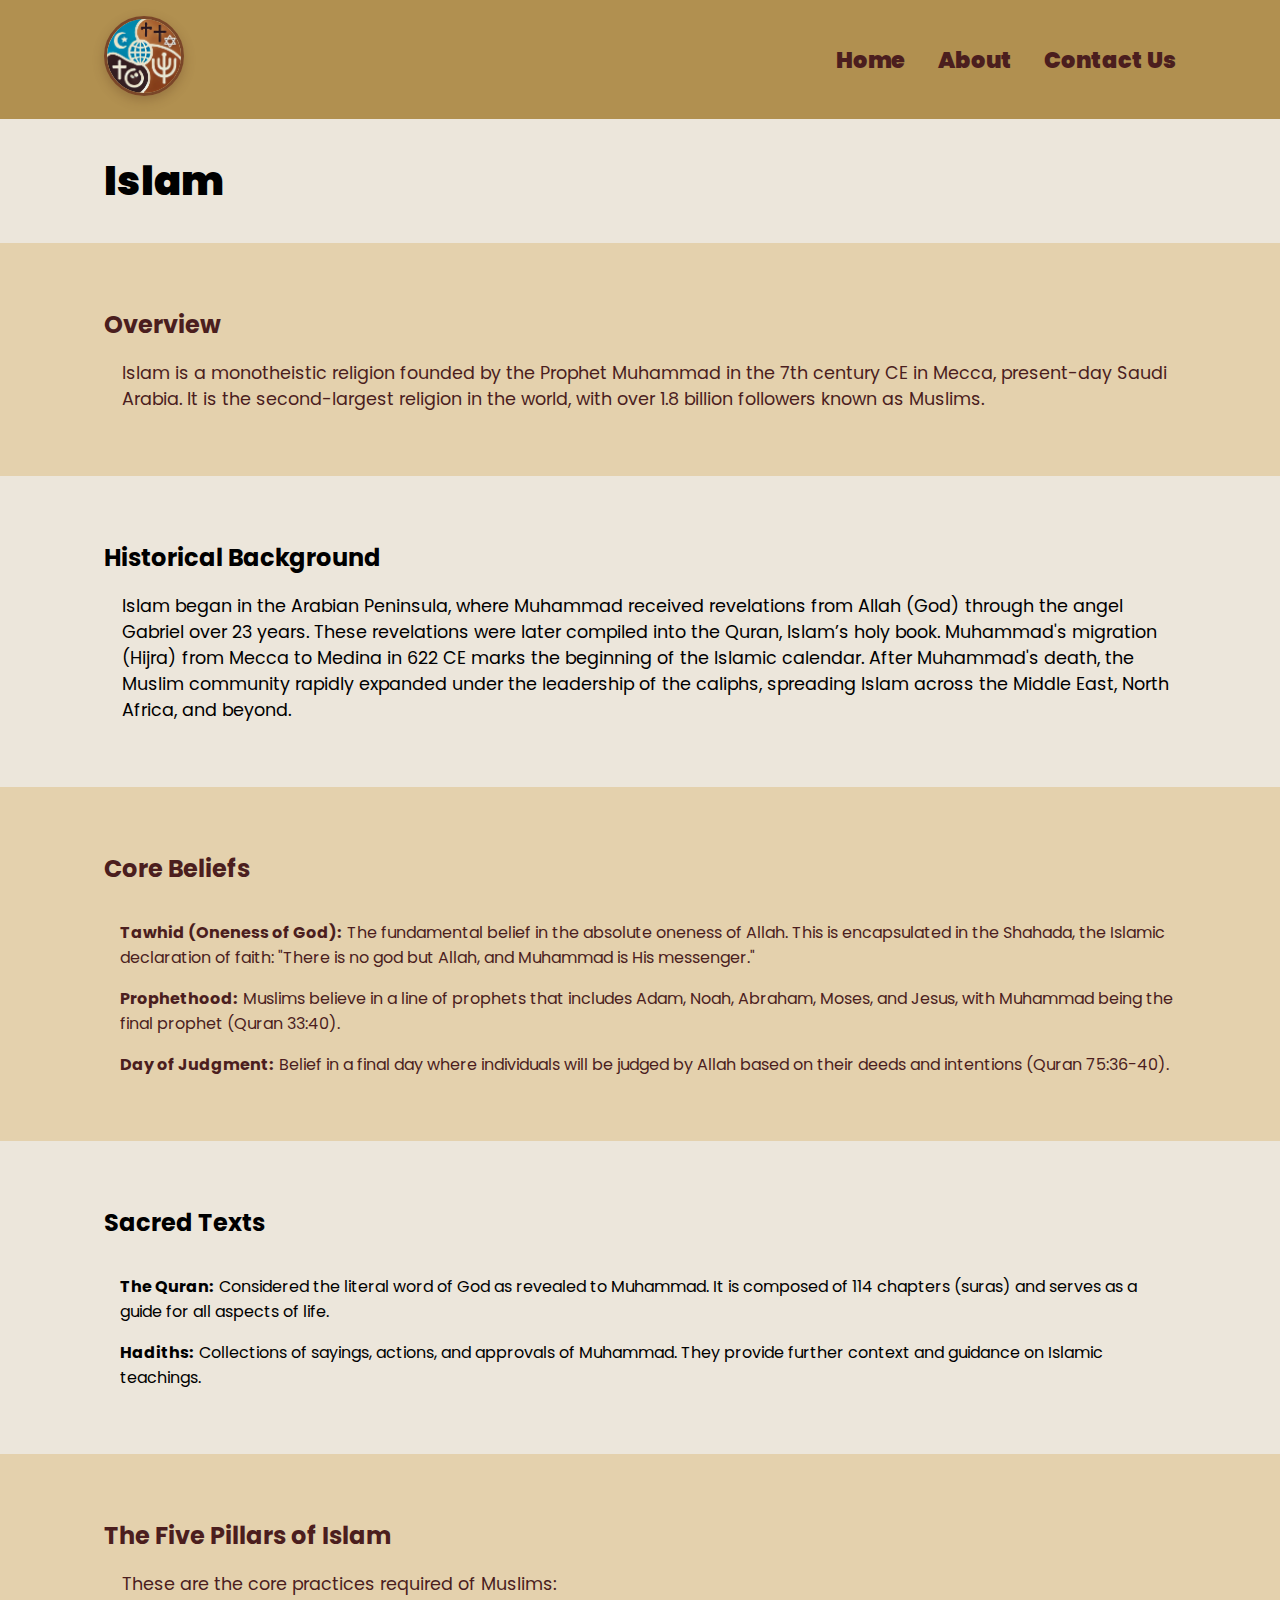
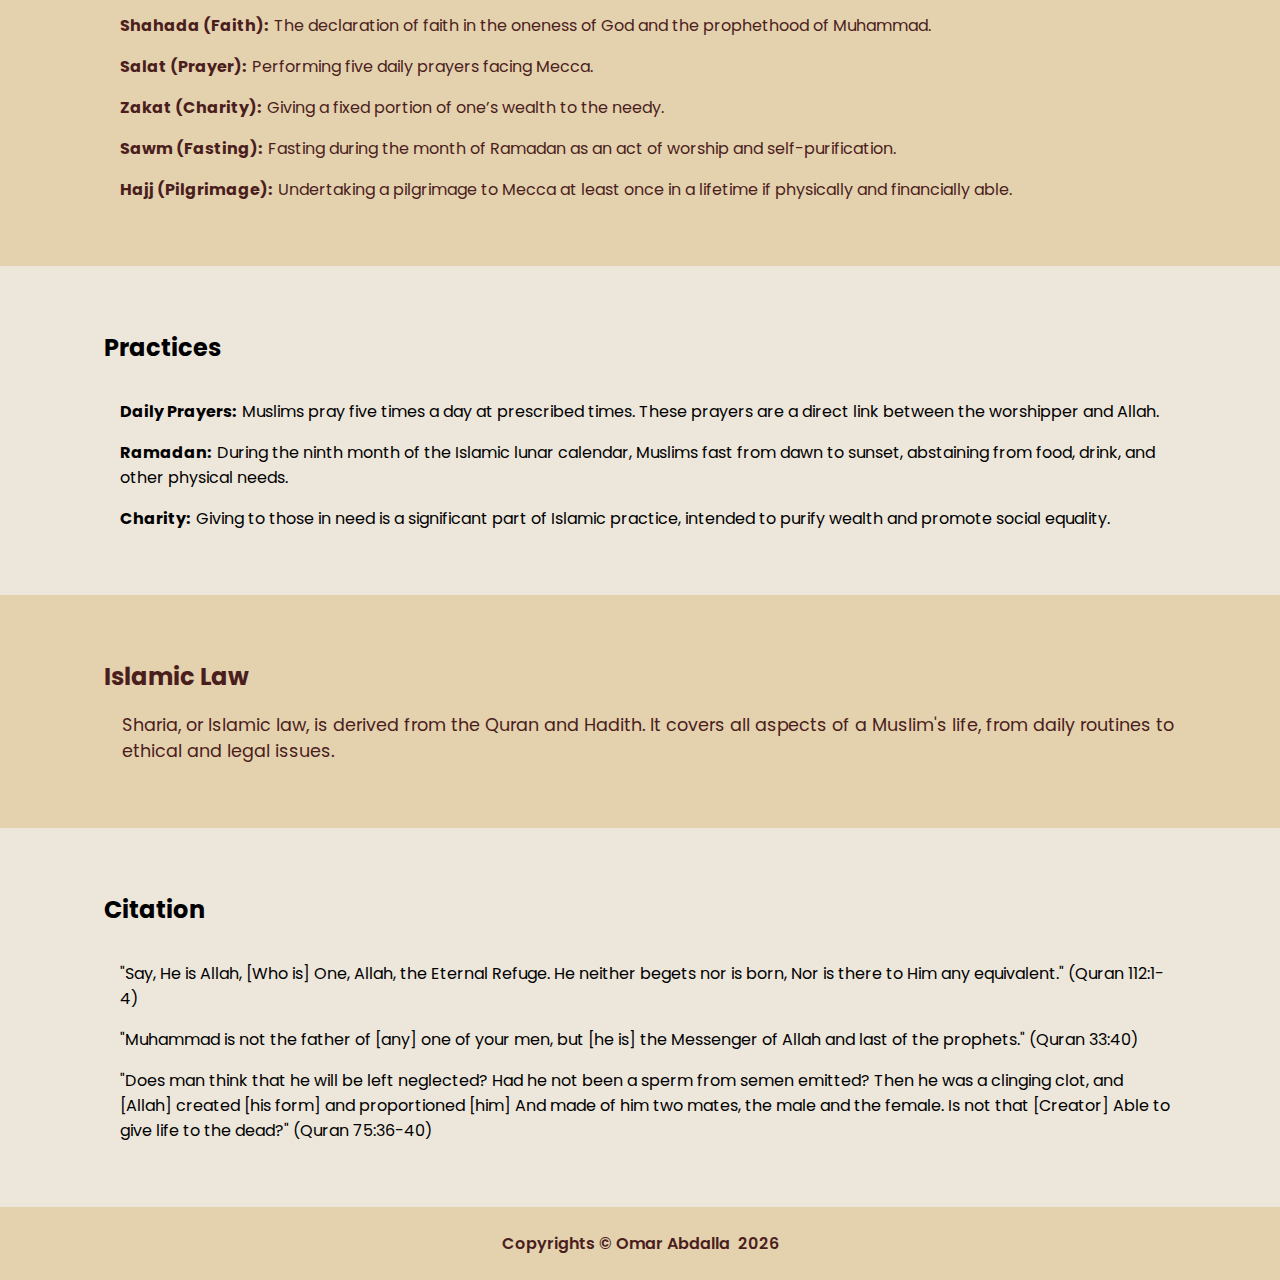
<file: religions/islam.html>
<!DOCTYPE html>
<html lang="en">
<head>
    <meta charset="UTF-8">
    <meta name="viewport" content="width=device-width, initial-scale=1.0">
    <title>Religions - Islam</title>
    <link rel="stylesheet" href="./../styles/styles.css">
    <link rel="stylesheet" href="./../styles/religions.css">
    <link rel="icon" href="./../imgs/world_religions_logo.png" type="image/x-icon">
</head>
<body>
    <header class="header" id="header"></header>
    <div class="content">
        <div class="out-of-container">
            <div class="container title-container">
                <h1 class="title">Islam</h1>
            </div>
        </div>
        <section class="overview">
            <div class="container">
                <h2>Overview</h2>
                <p>Islam is a monotheistic religion founded by the Prophet Muhammad in the 7th century CE in Mecca, present-day Saudi Arabia. It is the second-largest religion in the world, with over 1.8 billion followers known as Muslims.</p>
            </div>
        </section>
        <section class="history">
            <div class="container">
                <h2>Historical Background</h2>
                <p>Islam began in the Arabian Peninsula, where Muhammad received revelations from Allah (God) through the angel Gabriel over 23 years. These revelations were later compiled into the Quran, Islam’s holy book. Muhammad's migration (Hijra) from Mecca to Medina in 622 CE marks the beginning of the Islamic calendar. After Muhammad's death, the Muslim community rapidly expanded under the leadership of the caliphs, spreading Islam across the Middle East, North Africa, and beyond.</p>
            </div>
        </section>
        <section class="core">
            <div class="container">
                <h2>Core Beliefs</h2>
                <ul>
                    <li><span>Tawhid (Oneness of God):</span>The fundamental belief in the absolute oneness of Allah. This is encapsulated in the Shahada, the Islamic declaration of faith: "There is no god but Allah, and Muhammad is His messenger."</li>
                    <li><span>Prophethood:</span>Muslims believe in a line of prophets that includes Adam, Noah, Abraham, Moses, and Jesus, with Muhammad being the final prophet (Quran 33:40).</li>
                    <li><span>Day of Judgment:</span>Belief in a final day where individuals will be judged by Allah based on their deeds and intentions (Quran 75:36-40).</li>
                </ul>
            </div>
        </section>
        <section class="sacred">
            <div class="container">
                <h2>Sacred Texts</h2>
                <ul>
                    <li><span>The Quran:</span>Considered the literal word of God as revealed to Muhammad. It is composed of 114 chapters (suras) and serves as a guide for all aspects of life.</li>
                    <li><span>Hadiths:</span>Collections of sayings, actions, and approvals of Muhammad. They provide further context and guidance on Islamic teachings.</li>
                </ul>
            </div>
        </section>
        <section class="teachings">
            <div class="container">
                <h2>The Five Pillars of Islam</h2>
                <p>These are the core practices required of Muslims:</p>
                <ul>
                    <li><span>Shahada (Faith):</span>The declaration of faith in the oneness of God and the prophethood of Muhammad.</li>
                    <li><span>Salat (Prayer):</span>Performing five daily prayers facing Mecca.</li>
                    <li><span>Zakat (Charity):</span>Giving a fixed portion of one’s wealth to the needy.</li>
                    <li><span>Sawm (Fasting):</span>Fasting during the month of Ramadan as an act of worship and self-purification.</li>
                    <li><span>Hajj (Pilgrimage):</span>Undertaking a pilgrimage to Mecca at least once in a lifetime if physically and financially able.</li>
                </ul>
            </div>
        </section>
        <section class="practices">
            <div class="container">
                <h2>Practices</h2>
                <ul>
                    <li><span>Daily Prayers:</span>Muslims pray five times a day at prescribed times. These prayers are a direct link between the worshipper and Allah.</li>
                    <li><span>Ramadan:</span>During the ninth month of the Islamic lunar calendar, Muslims fast from dawn to sunset, abstaining from food, drink, and other physical needs.</li>
                    <li><span>Charity:</span>Giving to those in need is a significant part of Islamic practice, intended to purify wealth and promote social equality.</li>
                </ul>
            </div>
        </section>
        <section class="law">
            <div class="container">
                <h2>Islamic Law</h2>
                <p>Sharia, or Islamic law, is derived from the Quran and Hadith. It covers all aspects of a Muslim's life, from daily routines to ethical and legal issues.</p>
            </div>
        </section>
        <section class="citations">
            <div class="container">
                <h2>Citation</h2>
                <ul>
                    <li>"Say, He is Allah, [Who is] One, Allah, the Eternal Refuge. He neither begets nor is born, Nor is there to Him any equivalent." (Quran 112:1-4)</li>
                    <li>"Muhammad is not the father of [any] one of your men, but [he is] the Messenger of Allah and last of the prophets." (Quran 33:40)</li>
                    <li>"Does man think that he will be left neglected? Had he not been a sperm from semen emitted? Then he was a clinging clot, and [Allah] created [his form] and proportioned [him] And made of him two mates, the male and the female. Is not that [Creator] Able to give life to the dead?" (Quran 75:36-40)
                    </li>
                </ul>
            </div>
        </section>
    </div>
    <footer class="footer" id="footer"></footer>
    <script src="./../scripts.js"></script>
</body>
</html>
</file>
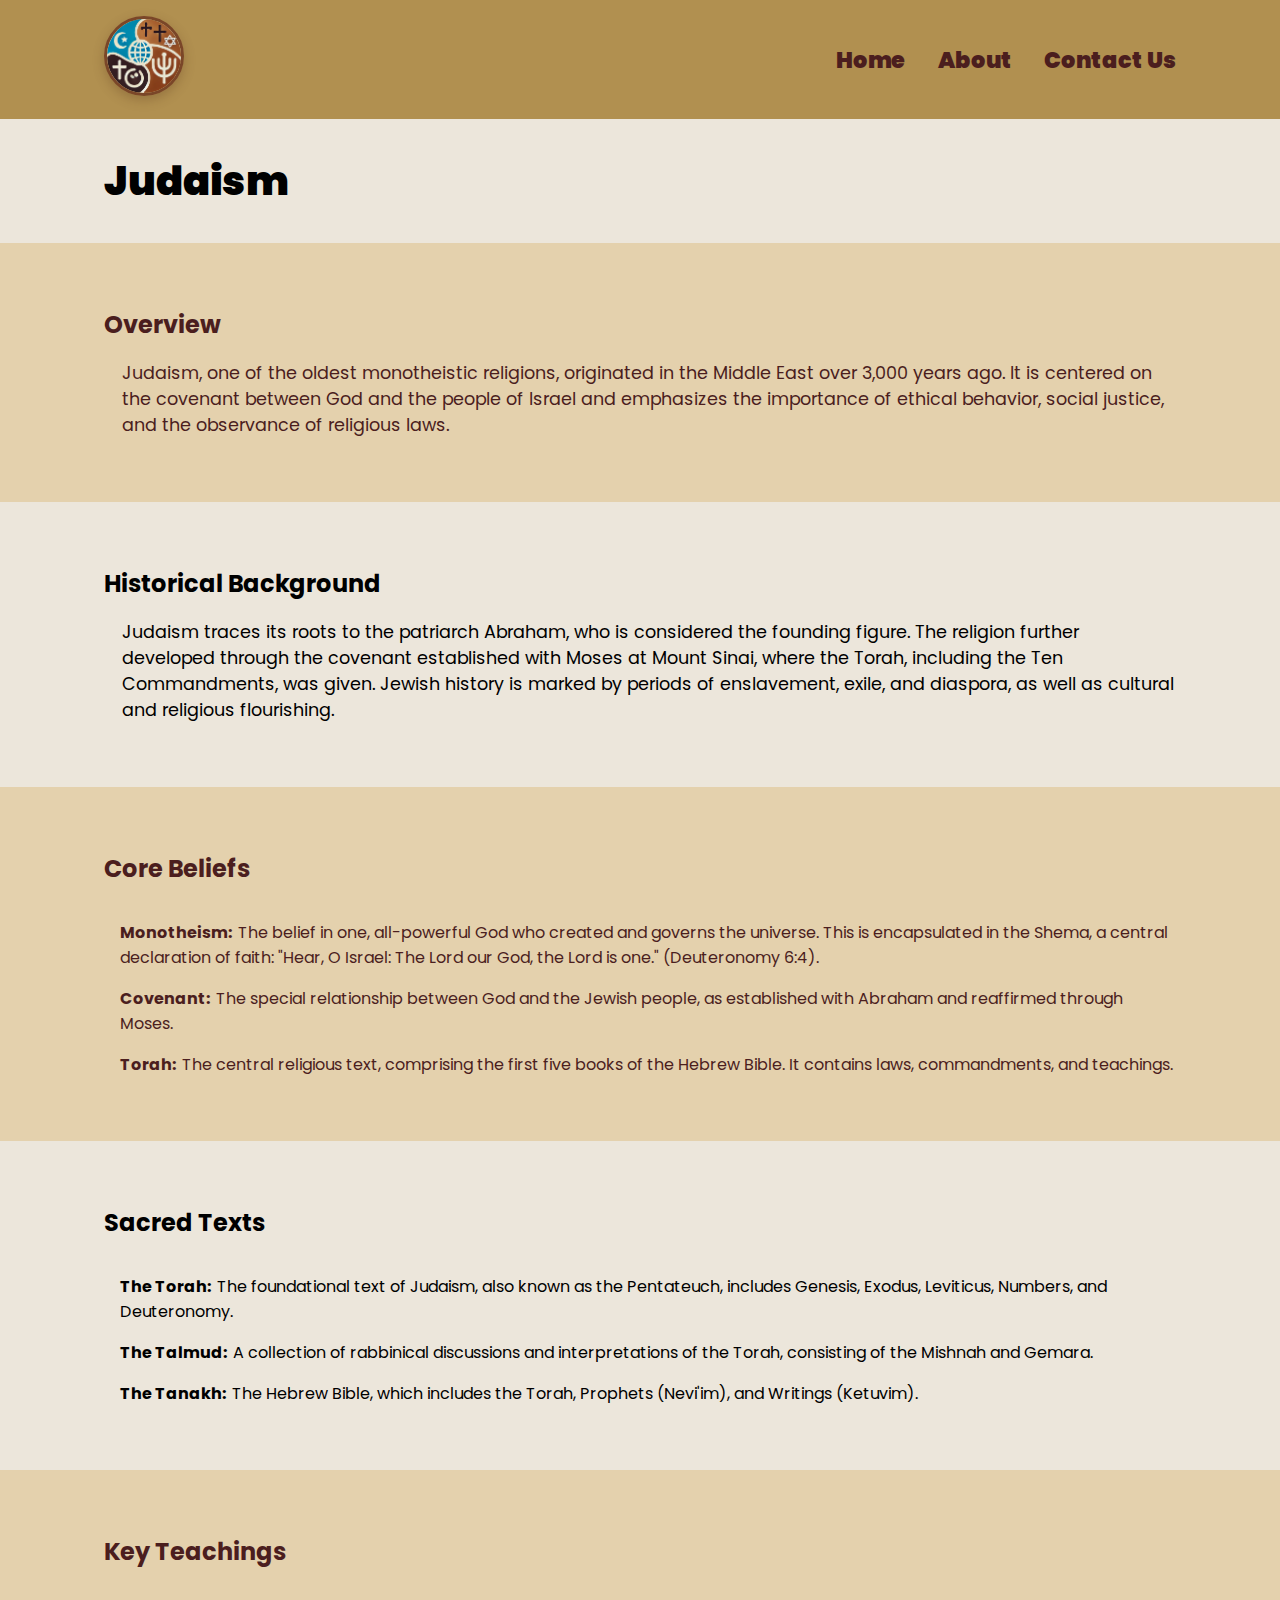
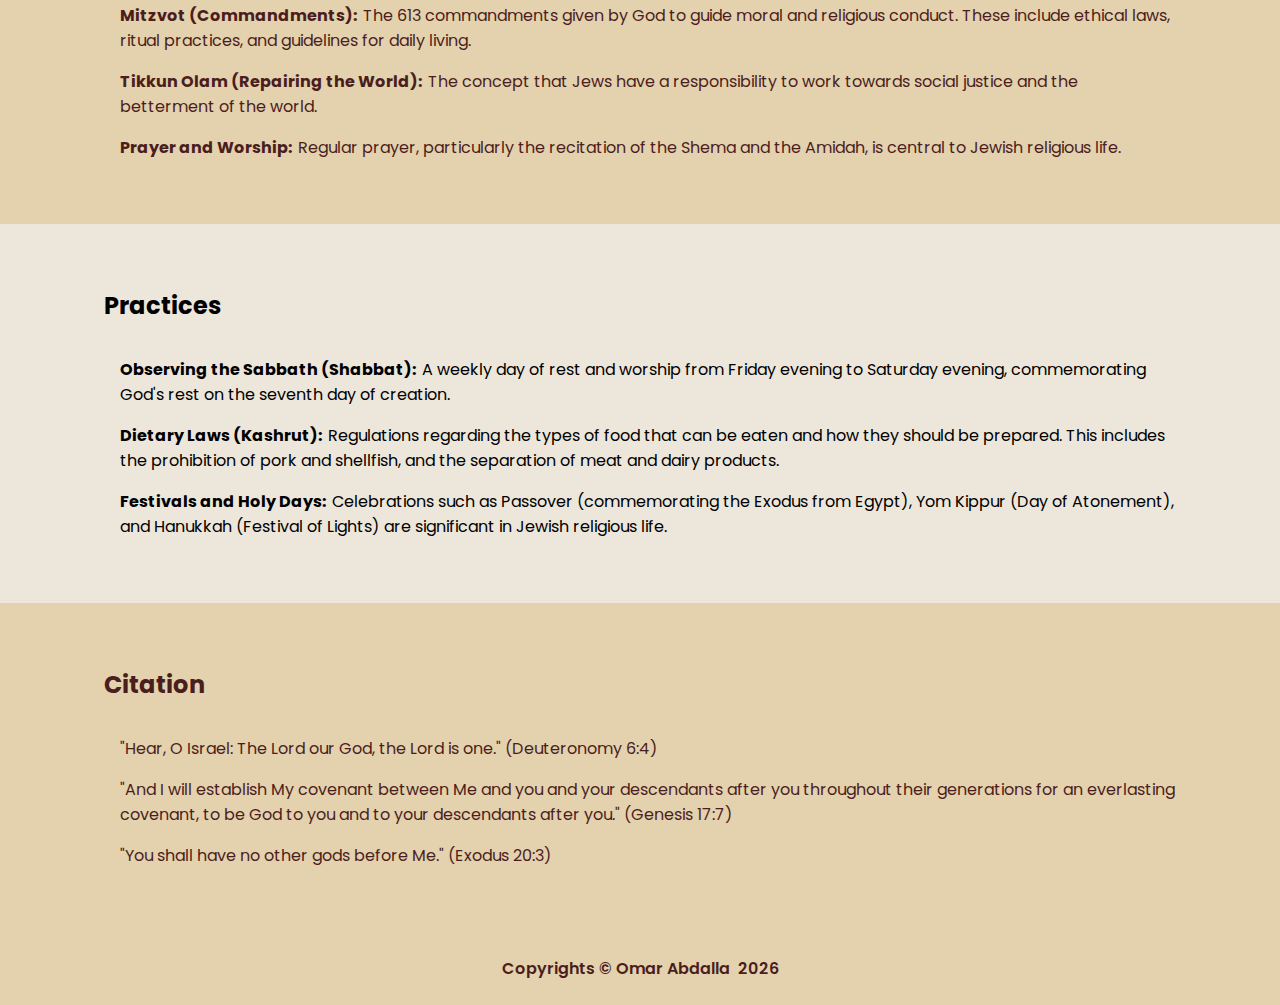
<file: religions/judaism.html>
<!DOCTYPE html>
<html lang="en">
<head>
    <meta charset="UTF-8">
    <meta name="viewport" content="width=device-width, initial-scale=1.0">
    <title>Religions - Judaism</title>
    <link rel="stylesheet" href="./../styles/styles.css">
    <link rel="stylesheet" href="./../styles/religions.css">
    <link rel="icon" href="./../imgs/world_religions_logo.png" type="image/x-icon">
</head>
<body>
    <header class="header" id="header"></header>
    <div class="content">
        <div class="out-of-container">
            <div class="container title-container">
                <h1 class="title">Judaism</h1>
            </div>
        </div>
        <section class="overview">
            <div class="container">
                <h2>Overview</h2>
                <p>Judaism, one of the oldest monotheistic religions, originated in the Middle East over 3,000 years ago. It is centered on the covenant between God and the people of Israel and emphasizes the importance of ethical behavior, social justice, and the observance of religious laws.</p>
            </div>
        </section>
        <section class="history">
            <div class="container">
                <h2>Historical Background</h2>
                <p>Judaism traces its roots to the patriarch Abraham, who is considered the founding figure. The religion further developed through the covenant established with Moses at Mount Sinai, where the Torah, including the Ten Commandments, was given. Jewish history is marked by periods of enslavement, exile, and diaspora, as well as cultural and religious flourishing.</p>
            </div>
        </section>
        <section class="core">
            <div class="container">
                <h2>Core Beliefs</h2>
                <ul>
                    <li><span>Monotheism:</span>The belief in one, all-powerful God who created and governs the universe. This is encapsulated in the Shema, a central declaration of faith: "Hear, O Israel: The Lord our God, the Lord is one." (Deuteronomy 6:4).</li>
                    <li><span>Covenant:</span>The special relationship between God and the Jewish people, as established with Abraham and reaffirmed through Moses.</li>
                    <li><span>Torah:</span>The central religious text, comprising the first five books of the Hebrew Bible. It contains laws, commandments, and teachings.</li>
                </ul>
            </div>
        </section>
        <section class="sacred">
            <div class="container">
                <h2>Sacred Texts</h2>
                <ul>
                    <li><span>The Torah:</span>The foundational text of Judaism, also known as the Pentateuch, includes Genesis, Exodus, Leviticus, Numbers, and Deuteronomy.</li>
                    <li><span>The Talmud:</span>A collection of rabbinical discussions and interpretations of the Torah, consisting of the Mishnah and Gemara.</li>
                    <li><span>The Tanakh:</span>The Hebrew Bible, which includes the Torah, Prophets (Nevi'im), and Writings (Ketuvim).</li>
                </ul>
            </div>
        </section>
        <section class="teachings">
            <div class="container">
                <h2>Key Teachings</h2>
                <ul>
                    <li><span>Mitzvot (Commandments):</span>The 613 commandments given by God to guide moral and religious conduct. These include ethical laws, ritual practices, and guidelines for daily living.</li>
                    <li><span>Tikkun Olam (Repairing the World):</span>The concept that Jews have a responsibility to work towards social justice and the betterment of the world.</li>
                    <li><span>Prayer and Worship:</span>Regular prayer, particularly the recitation of the Shema and the Amidah, is central to Jewish religious life.</li>
                </ul>
            </div>
        </section>
        <section class="practices">
            <div class="container">
                <h2>Practices</h2>
                <ul>
                    <li><span>Observing the Sabbath (Shabbat):</span>A weekly day of rest and worship from Friday evening to Saturday evening, commemorating God's rest on the seventh day of creation.</li>
                    <li><span>Dietary Laws (Kashrut):</span>Regulations regarding the types of food that can be eaten and how they should be prepared. This includes the prohibition of pork and shellfish, and the separation of meat and dairy products.</li>
                    <li><span>Festivals and Holy Days:</span>Celebrations such as Passover (commemorating the Exodus from Egypt), Yom Kippur (Day of Atonement), and Hanukkah (Festival of Lights) are significant in Jewish religious life.</li>
                </ul>
            </div>
        </section>
        <section class="citations">
            <div class="container">
                <h2>Citation</h2>
                <ul>
                    <li>"Hear, O Israel: The Lord our God, the Lord is one." (Deuteronomy 6:4)</li>
                    <li>"And I will establish My covenant between Me and you and your descendants after you throughout their generations for an everlasting covenant, to be God to you and to your descendants after you." (Genesis 17:7)</li>
                    <li>"You shall have no other gods before Me." (Exodus 20:3)</li>
                </ul>
            </div>
        </section>
    </div>
    <footer class="footer" id="footer"></footer>
    <script src="./../scripts.js"></script>
</body>
</html>
</file>
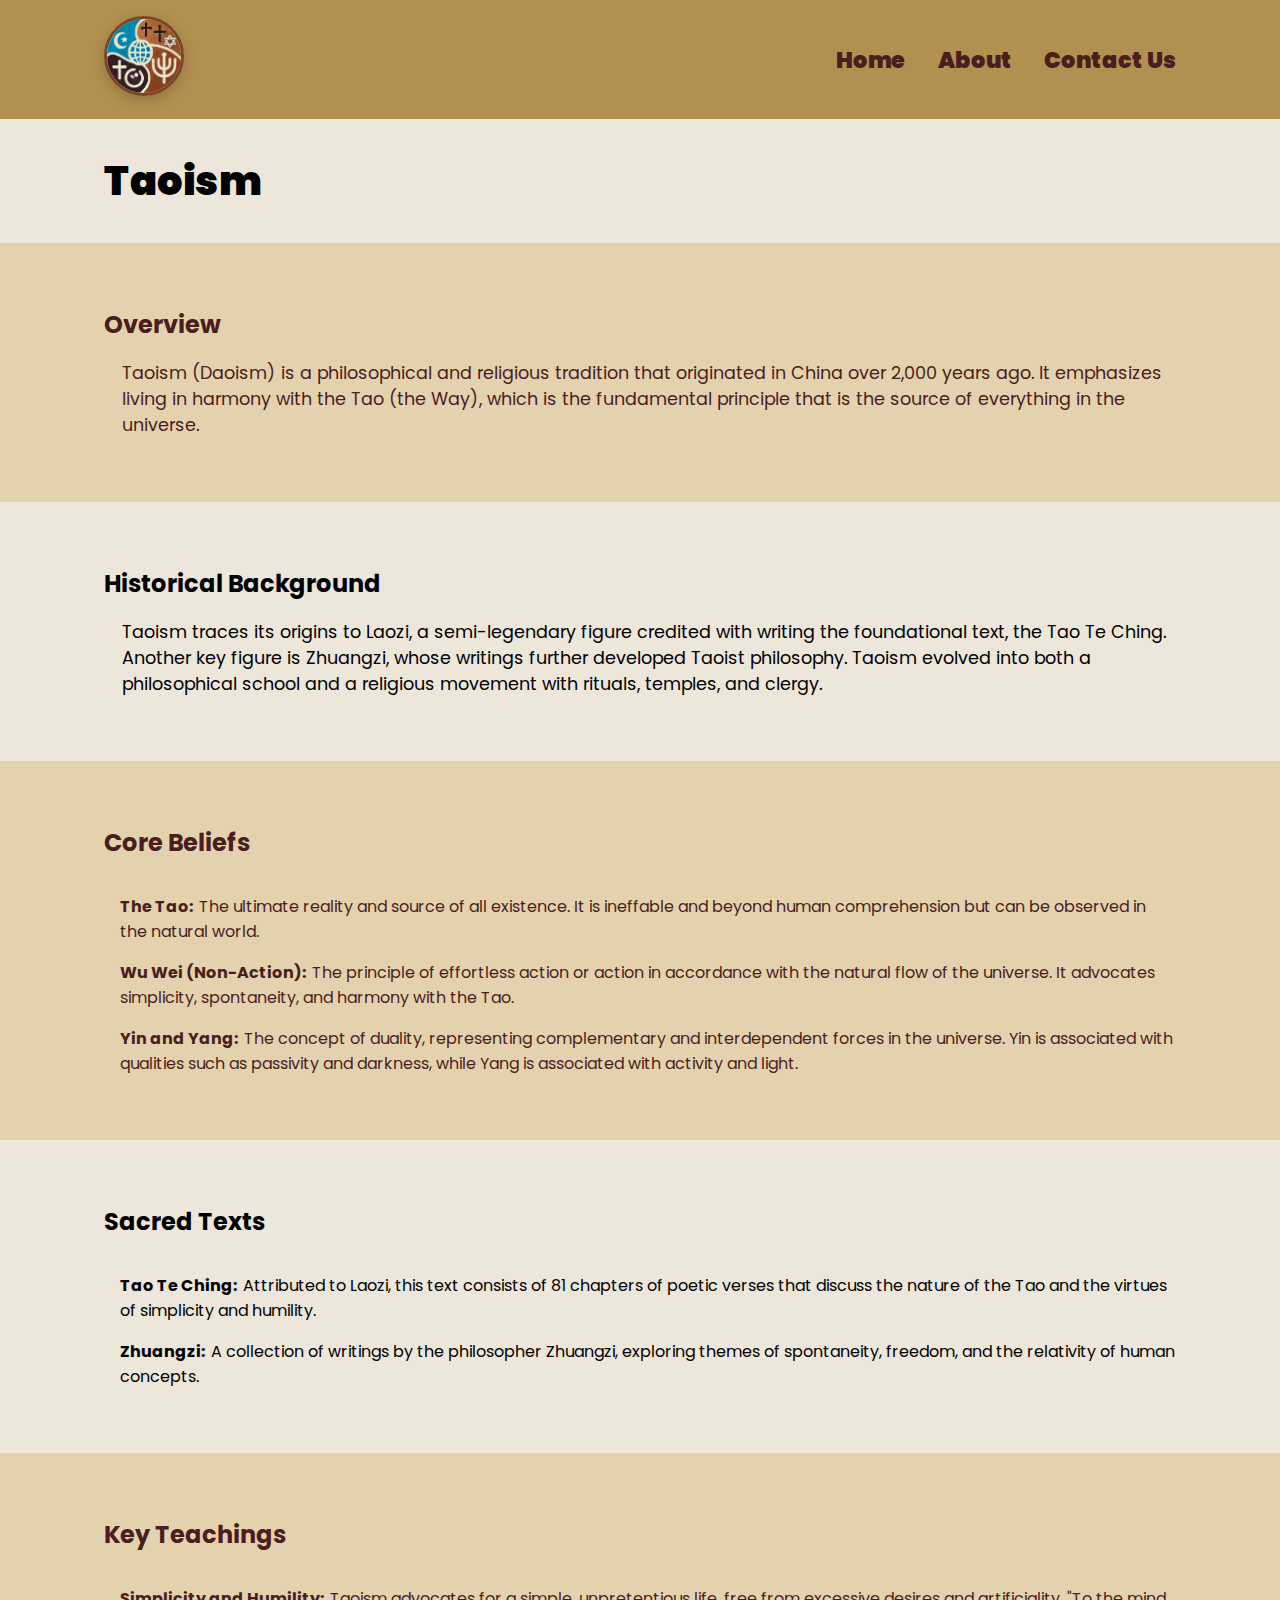
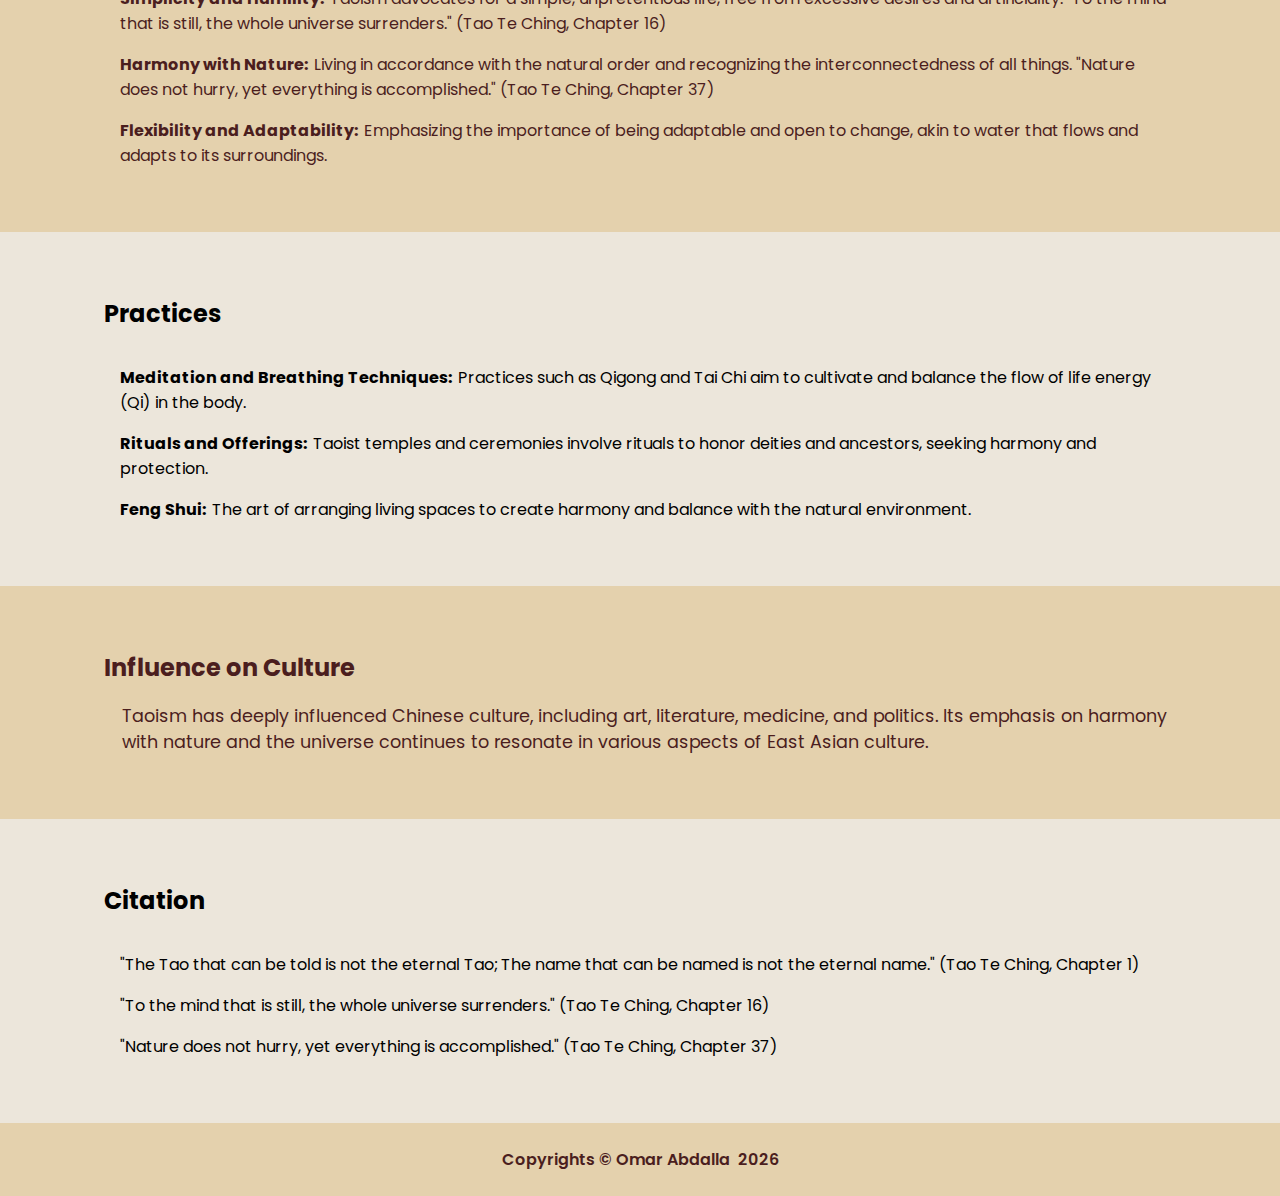
<file: religions/taoism.html>
<!DOCTYPE html>
<html lang="en">
<head>
    <meta charset="UTF-8">
    <meta name="viewport" content="width=device-width, initial-scale=1.0">
    <title>Religions - Taoism</title>
    <link rel="stylesheet" href="./../styles/styles.css">
    <link rel="stylesheet" href="./../styles/religions.css">
    <link rel="icon" href="./../imgs/world_religions_logo.png" type="image/x-icon">
</head>
<body>
    <header class="header" id="header"></header>
    <div class="content">
        <div class="out-of-container">
            <div class="container title-container">
                <h1 class="title">Taoism</h1>
            </div>
        </div>
        <section class="overview">
            <div class="container">
                <h2>Overview</h2>
                <p>Taoism (Daoism) is a philosophical and religious tradition that originated in China over 2,000 years ago. It emphasizes living in harmony with the Tao (the Way), which is the fundamental principle that is the source of everything in the universe.</p>
            </div>
        </section>
        <section class="history">
            <div class="container">
                <h2>Historical Background</h2>
                <p>Taoism traces its origins to Laozi, a semi-legendary figure credited with writing the foundational text, the Tao Te Ching. Another key figure is Zhuangzi, whose writings further developed Taoist philosophy. Taoism evolved into both a philosophical school and a religious movement with rituals, temples, and clergy.</p>
            </div>
        </section>
        <section class="core">
            <div class="container">
                <h2>Core Beliefs</h2>
                <ul>
                    <li><span>The Tao:</span>The ultimate reality and source of all existence. It is ineffable and beyond human comprehension but can be observed in the natural world.</li>
                    <li><span>Wu Wei (Non-Action):</span>The principle of effortless action or action in accordance with the natural flow of the universe. It advocates simplicity, spontaneity, and harmony with the Tao.</li>
                    <li><span>Yin and Yang:</span>The concept of duality, representing complementary and interdependent forces in the universe. Yin is associated with qualities such as passivity and darkness, while Yang is associated with activity and light.
                    </li>
                </ul>
            </div>
        </section>
        <section class="sacred">
            <div class="container">
                <h2>Sacred Texts</h2>
                <ul>
                    <li><span>Tao Te Ching:</span>Attributed to Laozi, this text consists of 81 chapters of poetic verses that discuss the nature of the Tao and the virtues of simplicity and humility.</li>
                    <li><span>Zhuangzi:</span>A collection of writings by the philosopher Zhuangzi, exploring themes of spontaneity, freedom, and the relativity of human concepts.</li>
                </ul>
            </div>
        </section>
        <section class="teachings">
            <div class="container">
                <h2>Key Teachings</h2>
                <ul>
                    <li><span>Simplicity and Humility:</span>Taoism advocates for a simple, unpretentious life, free from excessive desires and artificiality. "To the mind that is still, the whole universe surrenders." (Tao Te Ching, Chapter 16)</li>
                    <li><span>Harmony with Nature:</span>Living in accordance with the natural order and recognizing the interconnectedness of all things. "Nature does not hurry, yet everything is accomplished." (Tao Te Ching, Chapter 37)</li>
                    <li><span>Flexibility and Adaptability:</span>Emphasizing the importance of being adaptable and open to change, akin to water that flows and adapts to its surroundings.</li>
                </ul>
            </div>
        </section>
        <section class="practices">
            <div class="container">
                <h2>Practices</h2>
                <ul>
                    <li><span>Meditation and Breathing Techniques:</span>Practices such as Qigong and Tai Chi aim to cultivate and balance the flow of life energy (Qi) in the body.</li>
                    <li><span>Rituals and Offerings:</span>Taoist temples and ceremonies involve rituals to honor deities and ancestors, seeking harmony and protection.
                    </li>
                    <li><span>Feng Shui:</span>The art of arranging living spaces to create harmony and balance with the natural environment.</li>
                </ul>
            </div>
        </section>
        <section class="influence">
            <div class="container">
                <h2>Influence on Culture</h2>
                <p>Taoism has deeply influenced Chinese culture, including art, literature, medicine, and politics. Its emphasis on harmony with nature and the universe continues to resonate in various aspects of East Asian culture.</p>
            </div>
        </section>
        <section class="citations">
            <div class="container">
                <h2>Citation</h2>
                <ul>
                    <li>"The Tao that can be told is not the eternal Tao; The name that can be named is not the eternal name." (Tao Te Ching, Chapter 1)</li>
                    <li>"To the mind that is still, the whole universe surrenders." (Tao Te Ching, Chapter 16)</li>
                    <li>"Nature does not hurry, yet everything is accomplished." (Tao Te Ching, Chapter 37)</li>
                </ul>
            </div>
        </section>
    </div>
    <footer class="footer" id="footer"></footer>
    <script src="./../scripts.js"></script>
</body>
</html>
</file>
<file: styles/styles.css>
/* Import Poppins font */
@import url('https://fonts.googleapis.com/css2?family=Poppins:ital,wght@0,100;0,200;0,300;0,400;0,500;0,600;0,700;0,800;0,900;1,100;1,200;1,300;1,400;1,500;1,600;1,700;1,800;1,900&display=swap');

/* general and utilities */
:root {
    --color-dark: #e4d1ad;
    --color-main: #4b1e1e;
    --color-sec: #944444;
    --color-btn: #b19050;
    --color-hover: #7e4141;
    --color-active: #863131;
    --color-caption: #c5c3be;
}

* {
    margin: 0;
    padding: 0;
    box-sizing: border-box;
    font-size: 16px;
    font-family: "Poppins", sans-serif;
}

body {
    display: flex;
    flex-direction: column;
    min-height: 100vh;
    background-color: #ece6db;
}

.container {
    max-width: 1200px;
    margin: auto;
    padding-inline: 5vw;
}

/* header */
header {
    background-color: var(--color-btn);
    color: var(--color-main);
}

header .container {
    display: flex;
    align-items: center;
    padding-block: 1em;
}

.logo img {
    width: 5em;
    height: 5em;

    border: 3px solid rgb(122, 70, 40);
    border-radius: 50%;
    box-shadow: 0 4px 12px rgba(87, 49, 27, 0.3); /* Offset X, Offset Y, Blur Radius, Shadow Color */
}

.logo span a,
.logo span a:link {
    text-decoration: none;
    color: var(--color-main);
    font-size: 1.4em;
    font-weight: 900;
}

.logo span a:hover {
    color: var(--color-hover);
}

.logo span a:active {
    color: var(--color-active)
}

ul {
    list-style: none;
    margin-left: auto;
    display: flex;
    gap: 2em;
}

header li a,
header li a:link {
    text-decoration: none;
    color: var(--color-main);
    font-size: 1.4em;
    font-weight: 900;
}

header li a:hover {
    color: var(--color-hover);
}

header li a:active {
    color: var(--color-active);
}

@media (max-width: 768px) {
    .logo img {
        width: 4em;
        height: 4em;
    }
    ul {
        gap: 0.75em;
    }
    ul li {
        font-size: 0.8em;
    }
}

/* Section one */
section.one {
    background-color: var(--color-dark);
}

section.one .container {
    display: flex;
    padding-block: 4em;
    justify-content: space-between;
    align-items: center;
    gap: 5em;
}

.hero {
    display: flex;
    flex-direction: column;
    gap: .75em;
    align-items: flex-start;
}

.hero h1 {
    font-size: 2.8em;
    color: var(--color-main);
}

.hero p {
    color: var(--color-sec);
    font-size: 1em;
    max-width: 90%;
}

.hero button {
    margin-top: 2em;
    padding: .35em .85em;
    border: 1px solid var(--color-dark);
    border-radius: 5px;
    background-color: var(--color-btn);
    color: var(--color-main);
    font-size: .9em;
}

section.one .img-container {
    max-width: 35%;
    margin-left: auto;
    border-radius: 15px;
    overflow: hidden;
    position: relative;
}

section.one img {
    width: 100%;
    border-radius: 15px;
}

section.one .img-container::after {
    content: "Photo by Isabella Fisher on Unsplash";
    position: absolute;
    bottom: 0;
    right: 0;
    width: 100%;
    color: var(--color-caption);
    font-size: 0.4em;
    padding: 1em 1.25em;
    text-align: right;
}

@media (max-width: 768px) {
    /* header  */
    section.one .container {
        flex-wrap: wrap;
        padding-block: 2em;
        gap: 2em;
    }
    section.one .img-container {
        max-width: 80%;
        margin: auto;
    }
}

/* Section two */
section.two .container {
    display: flex;
    flex-direction: column;
    gap: 2em;
    align-items: center;
    padding-block: 4em 5em;
}

section.two h2 {
    font-size: 2em;
    font-weight: 800;
    color: var(--color-main);
}

section.two .cards-container {
    display: grid;
    grid-template-columns: repeat(auto-fit, minmax(200px, 1fr));
    gap: 4em;
}

.card {
    border: 2px solid var(--color-btn);
    display: flex;
    flex-direction: column;
    gap: .75em;
    border-radius: 11px;
    overflow: hidden;
    box-shadow: 0 4px 12px rgba(87, 49, 27, 0.3);
    height: 100%;
    transition: all 0.5s ease-in-out;
}

.cards-container a,
.cards-container a:link {
    text-decoration: none;
}

.card:hover,
.card:active {
    transform: scale(1.05);
}

.card img {
    width: 100%;
    box-shadow: 0 4px 12px rgba(87, 49, 27, 0.3); /* Offset X, Offset Y, Blur Radius, Shadow Color */
}

.card:hover img,
.card:active img {
    width: 100%;
}

.card .img-container {
    position: relative;
}

.card .img-container::after {
    content: attr(data-creator);
    position: absolute;
    bottom: 1em;
    right: 0;
    padding-inline: 0.5em;
    width: 100%;
    background-color: rgba(0, 0, 0, 0.5);
    color: var(--color-caption);
    font-size: 0.4em;
    text-align: right;
}

.card p {
    color: var(--color-sec);
    text-align: start;
    padding: 0.75em 1em 2em;
}

.card p span {
    font-weight: 900;
    font-size: 1.2em;
    color: var(--color-main);
}

@media (max-width: 768px) {
    section.two .cards-container {
        gap: 3em;
    }
}

/* Section three */
section.three {
    background-color: var(--color-sec);
}

section.three .container {
    display: flex;
    flex-direction: column;
    justify-content: center;
    gap: 1.5em;
    padding-block: 5em;
    padding-inline: 14em;
    color: var(--color-dark);
}

.quote {
    align-self: center;
    font-style: italic;
    font-weight: 200;
    font-size: 2em;
}

.author {
    align-self: flex-end;
    font-weight: 800;
}

@media (max-width: 768px) {
    section.three .container {
        padding: 2.5em;
    }
}

/* Section four */

section.four {
    background-color: #c4ae88;
}

section.four .container {
    padding: 5em;
}

section.four .action-call {
    padding: 2em 10em;
    background-color: var(--color-btn);
    color: var(--color-main);
    display: flex;
    gap: 2.7em;
    border-radius: 5px;
}

.action-call h3 {
    font-size: 1.2em;
}

.action-call p {
    font-size: 1.1em;
    font-weight: 300;
    color: #221a0b;
}

.action-call a {
    align-self: center;
    margin-left: auto;
}

.action-call img {
    color: var(--color-main);
    width: 3em;
    transition: transform 0.5s ease, font-size 0.5s ease;
}

a:hover img {
    transform: rotate(360deg);
    width: 3.5em;
}

@media (max-width: 768px) {
    section.four .container {
        padding: 1em;
    }
    section.four .action-call {
        padding: 2em;
        gap: 1em;
    }
}

/* Footer */
.footer {
    background-color: var(--color-dark);
    color: var(--color-main);
    margin-top: auto;
    font-size: 1.1em;
    font-weight: 600;
}

.footer .container {
    display: flex;
    justify-content: center;
    padding-block: 1.5em;
}

@media (max-width: 768px) {
    .footer .container {
        padding-block: 0.75em;
    }
}
</file>
<file: styles/about.css>
:root {
    --color-main: #ffffff;
    --color-dark: #30435A;
    --color-sec: #425C7C;
    --color-btn: #668EC0;
    --color-hover: #6a97cf;
    --color-active: #425C7C;
    --color-caption: #c5c3be;
    --color--darkest: #1f2d3d;
}

.content {
    display: flex;
    flex-direction: column;
    gap: 2.5em;
    padding-block: 4em;
    color: var(--color--darkest);
}

@media (max-width: 768px) {
    .content {
        padding-block: 2em;
    }
}

.content h1 {
    font-size: 2.5em;
}

.content h2 {
    font-size: 1.25em;
}

.content p {
    font-size: 1.1em;
}

.content section .container {
    display: flex;
    flex-direction: column;
    gap: 0.35em;
}

.content ul {
    display: flex;
    flex-direction: column;
    gap: 0.75em;
    list-style-type: square;
    margin-left: 1.5em;
}

.content li {
    max-width: 80%;
}

.content li span {
    font-weight: 600;
}

p a {
    text-decoration: none;
    color: var(--color-active);
    font-size: 1em;
    font-weight: 900;
}

p a:hover {
    color: var(--color-btn);
}
</file>
<file: styles/contact.css>
:root {
    --color-dark: #e4d1ad;
    --color-main: #4b1e1e;
    --color-sec: #944444;
    --color-btn: #b19050;
    --color-hover: #7e4141;
    --color-active: #863131;
    --color-caption: #c5c3be;
}

.content {
    display: flex;
    flex-direction: column;
    gap: 2.5em;
    padding-block: 4em;
}

.content h1 {
    font-size: 2.5em;
    color: var(--color-main);
}

.content ul {
    display: flex;
    flex-direction: column;
    margin-left: 5%;
}

.content li {
    font-size: 1.5em;
}

.content li a,
.content li a:link {
    font-size: inherit;
    text-decoration: none;
    color: var(--color-main);
}

.content li a:hover {
    color: var(--color-hover);
}

.content li a:active {
    color: var(--color-active)
}

.content li span {
    color: var(--color-main);
    font-size: inherit;
    font-weight: 600;
}
</file>
<file: styles/religions.css>
.content {
    color: var(--color--darkest);
    display: flex;
    flex-direction: column;
}

.content section:nth-child(even) {
    background-color: var(--color-dark);
    color: var(--color-main);
}

.out-of-container {
    padding-block: 2em;
}

@media (max-width: 768px) {
    .out-of-container {
        padding-block: 1.5em;
    }
}

.title-container {
    width: 100%;
}

.title {
    font-size: 2.5em;
    font-weight: 900;
}

section {
    padding: 4em 2em;
}

@media (max-width: 768px) {
    section {
        padding: 2em 1em;
    }
}

section h2 {
    font-size: 1.5em;
    padding-bottom: 0.75em;
}

section p {
    font-size: 1.1em;
}

section .container > *:not(h2) {
    margin-left: 1em;
}

section ul {
    display: flex;
    flex-direction: column;
    gap: 1em;
    margin-top: 1em;
}

section ul span {
    font-weight: 700;
    margin-right: 0.4em;
}

section ul ul {
    margin-left: 2em;
    margin-block: 0.75em 1em;
    list-style-type: square;
}

section ul li,
section ul ul li {
    font-size: 1em;
}

section a {
    word-wrap: break-word;
}

section a,
section a:link {
    color: var(--color-btn);
}

section a:hover,
section a:active {
    color: var(--color-main);
}
</file>
